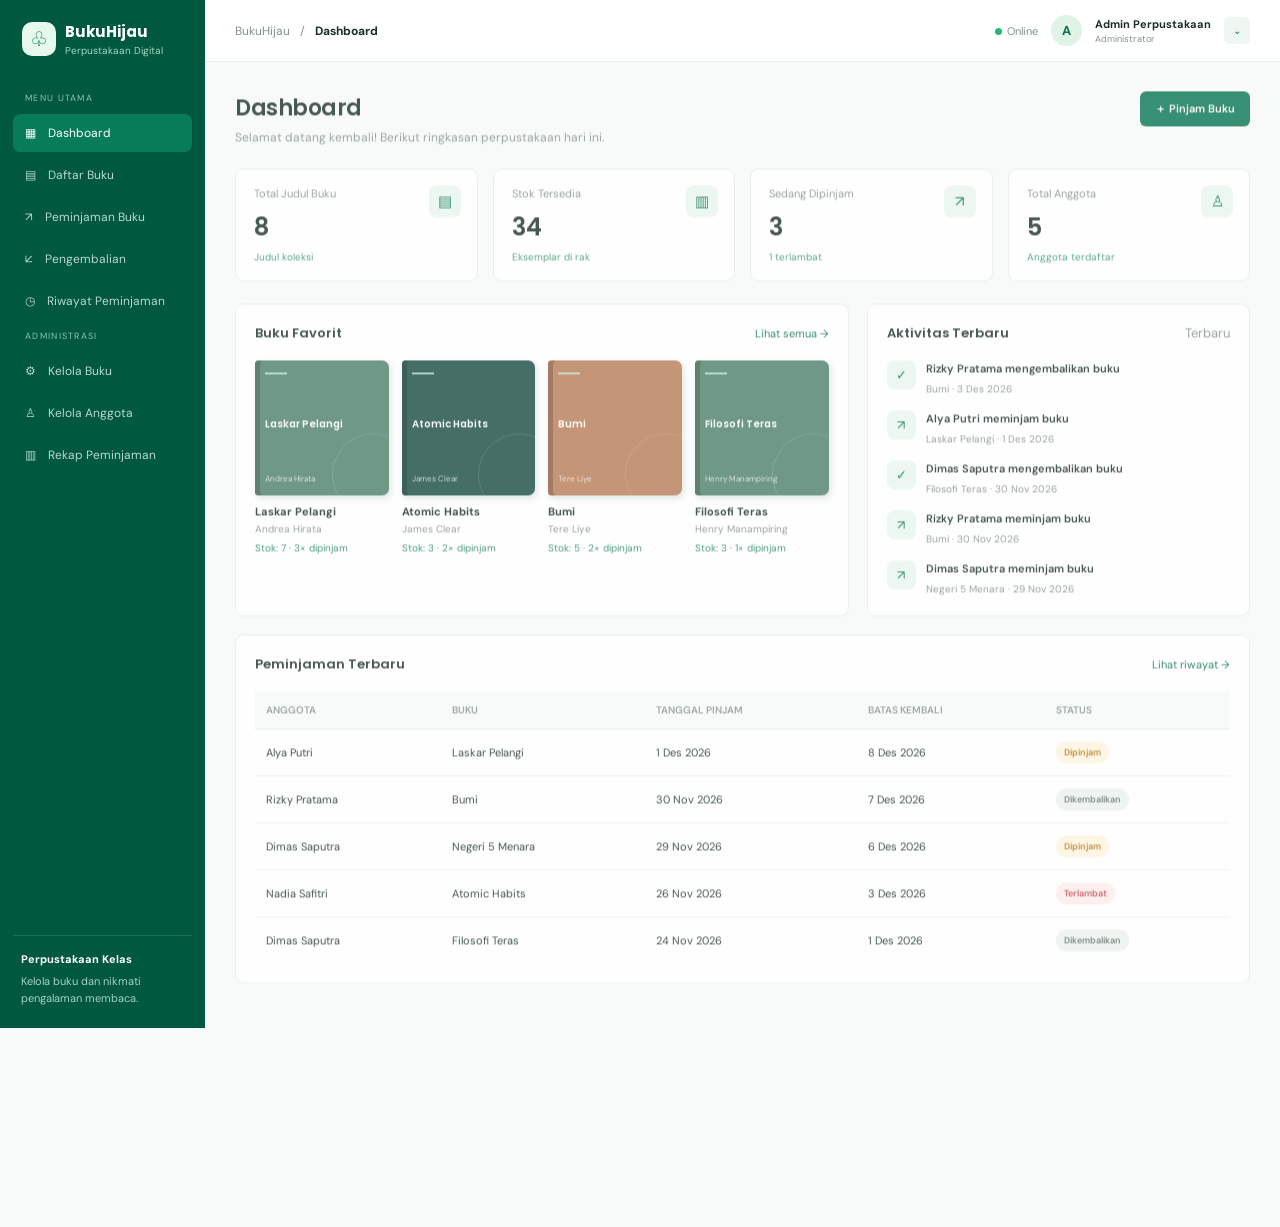
<file: index.html>
<!DOCTYPE html>
<html lang="id"><head><meta charset="UTF-8"><meta http-equiv="refresh" content="0; url=dashboard.html"><title>BukuHijau</title></head><body><a href="dashboard.html">Buka BukuHijau</a></body></html>
</file>
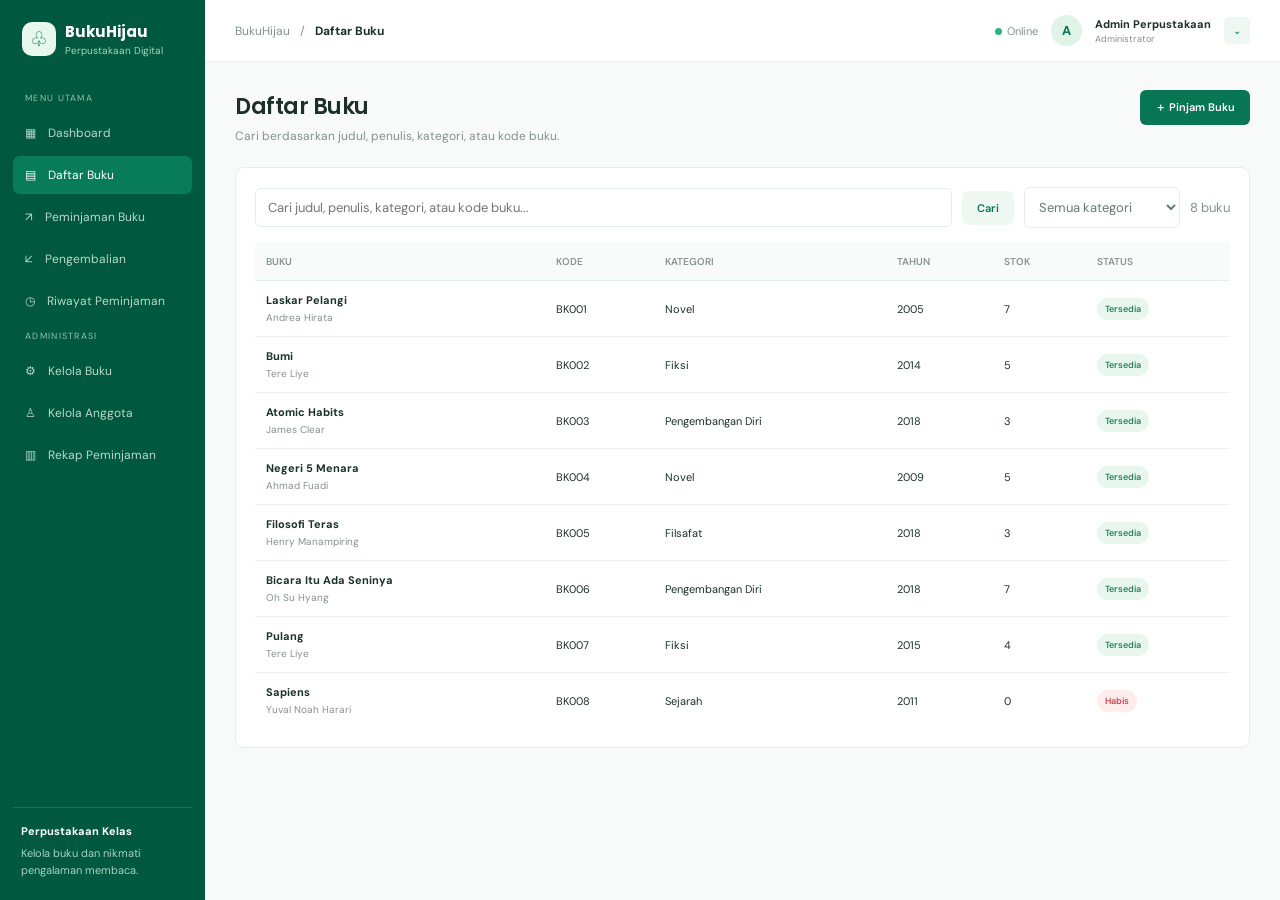
<file: daftar-buku.html>
<!DOCTYPE html>
<html lang="id">
  <head>
    <meta charset="UTF-8">
    <meta name="viewport" content="width=device-width, initial-scale=1.0">
    <title>Daftar Buku - BukuHijau</title>
    <link rel="stylesheet" href="style.css">
  </head>
  <body>
    <div class="app-shell">
      <aside class="sidebar" id="sidebar">
        <div class="brand">
          <div class="brand-mark">♧</div>
          <div>
            <div class="brand-name">BukuHijau</div>
            <small>Perpustakaan Digital</small>
          </div>
        </div>
        <div class="nav-label">Menu utama</div>
        <a href="dashboard.html" class="nav-link">▦ <span>Dashboard</span></a>
        <a href="daftar-buku.html" class="nav-link active">▤ <span>Daftar Buku</span></a>
        <a href="peminjaman.html" class="nav-link">↗ <span>Peminjaman Buku</span></a>
        <a href="pengembalian.html" class="nav-link">↙ <span>Pengembalian</span></a>
        <a href="riwayat.html" class="nav-link">◷ <span>Riwayat Peminjaman</span></a>
        <div class="nav-label">Administrasi</div>
        <a href="kelola-buku.html" class="nav-link">⚙ <span>Kelola Buku</span></a>
        <a href="kelola-anggota.html" class="nav-link">♙ <span>Kelola Anggota</span></a>
        <a href="rekap.html" class="nav-link">▥ <span>Rekap Peminjaman</span></a>
        <div class="sidebar-bottom">
          <strong>Perpustakaan Kelas</strong>
          Kelola buku dan nikmati pengalaman membaca.
        </div>
      </aside>

      <main class="main">
        <header class="topbar">
          <button class="menu-toggle" id="menuToggle" aria-label="Buka menu">☰</button>
          <div class="crumb">BukuHijau <span>/</span> <strong id="breadcrumb">Daftar Buku</strong></div>
          <div class="top-actions">
            <span class="online-label"><i></i>Online</span>
            <div class="avatar">A</div>
            <div class="user-meta">
              <strong>Admin Perpustakaan</strong>
              <small>Administrator</small>
            </div>
            <button class="icon-btn" id="profileBtn" aria-label="Menu profil">⌄</button>
            <div class="profile-pop hidden" id="profilePop">
              <a href="dashboard.html" class="pop-link">Dashboard</a>
              <button id="aboutBtn">Tentang BukuHijau</button>
              <button id="resetBtn">Reset data contoh</button>
            </div>
          </div>
        </header>

        <div class="content">
          <section class="page active" id="page-books" data-title="Daftar Buku">
            <div class="page-heading">
              <div>
                <h1>Daftar Buku</h1>
                <p>Cari berdasarkan judul, penulis, kategori, atau kode buku.</p>
              </div>
              <a class="btn btn-primary" href="peminjaman.html">＋ Pinjam Buku</a>
            </div>
            <section class="panel">
              <div class="table-toolbar">
                <input class="search-input" id="bookSearch" placeholder="Cari judul, penulis, kategori, atau kode buku..." aria-label="Cari buku">
                <button class="btn btn-light search-btn" id="bookSearchBtn" type="button">Cari</button>
                <select class="filter" id="bookCategory" aria-label="Filter kategori"></select>
                <span class="muted" id="bookCount"></span>
              </div>
              <div class="table-wrap">
                <table>
                  <thead>
                    <tr><th>BUKU</th><th>KODE</th><th>KATEGORI</th><th>TAHUN</th><th>STOK</th><th>STATUS</th></tr>
                  </thead>
                  <tbody id="bookBody"></tbody>
                </table>
              </div>
            </section>
          </section>
        </div>
      </main>
    </div>

    <!-- Modal informasi / konfirmasi -->
    <div class="modal-backdrop hidden" id="modal">
      <div class="modal">
        <button class="modal-close" id="modalClose" aria-label="Tutup">×</button>
        <div class="modal-icon">♧</div>
        <h2 id="modalTitle">Informasi</h2>
        <p id="modalText"></p>
        <div class="modal-actions">
          <button class="btn btn-outline hidden" id="modalCancel">Batal</button>
          <button class="btn btn-primary" id="modalOk">Mengerti</button>
        </div>
      </div>
    </div>

    <!-- Modal formulir (tambah/ubah) -->
    <div class="modal-backdrop hidden" id="formModal">
      <div class="modal form-modal">
        <button class="modal-close" id="formClose" aria-label="Tutup">×</button>
        <h2 id="formTitle">Formulir</h2>
        <form id="modalForm" novalidate>
          <div class="form-grid" id="formFields"></div>
          <div class="form-error" id="formError" role="alert"></div>
          <div class="modal-actions">
            <button class="btn btn-outline" type="button" id="formCancel">Batal</button>
            <button class="btn btn-primary" type="submit" id="formSubmit">Simpan</button>
          </div>
        </form>
      </div>
    </div>

    <div class="toast hidden" id="toast"></div>
    <script src="script.js"></script>
  </body>
</html>
</file>
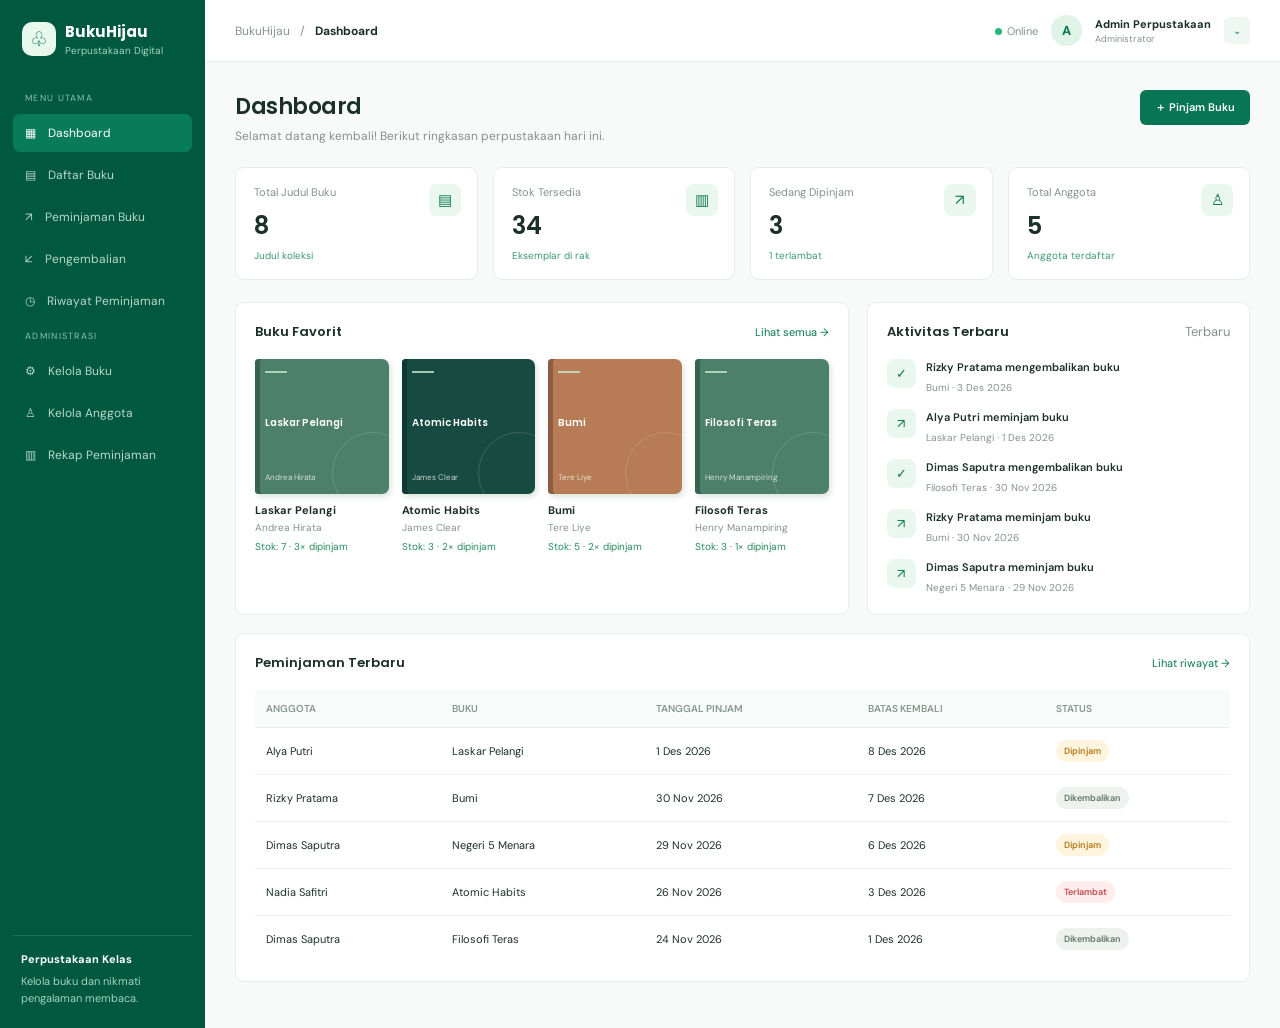
<file: dashboard.html>
<!DOCTYPE html>
<html lang="id">
  <head>
    <meta charset="UTF-8">
    <meta name="viewport" content="width=device-width, initial-scale=1.0">
    <title>Dashboard - BukuHijau</title>
    <link rel="stylesheet" href="style.css">
  </head>
  <body>
    <div class="app-shell">
      <aside class="sidebar" id="sidebar">
        <div class="brand">
          <div class="brand-mark">♧</div>
          <div>
            <div class="brand-name">BukuHijau</div>
            <small>Perpustakaan Digital</small>
          </div>
        </div>
        <div class="nav-label">Menu utama</div>
        <a href="dashboard.html" class="nav-link active">▦ <span>Dashboard</span></a>
        <a href="daftar-buku.html" class="nav-link">▤ <span>Daftar Buku</span></a>
        <a href="peminjaman.html" class="nav-link">↗ <span>Peminjaman Buku</span></a>
        <a href="pengembalian.html" class="nav-link">↙ <span>Pengembalian</span></a>
        <a href="riwayat.html" class="nav-link">◷ <span>Riwayat Peminjaman</span></a>
        <div class="nav-label">Administrasi</div>
        <a href="kelola-buku.html" class="nav-link">⚙ <span>Kelola Buku</span></a>
        <a href="kelola-anggota.html" class="nav-link">♙ <span>Kelola Anggota</span></a>
        <a href="rekap.html" class="nav-link">▥ <span>Rekap Peminjaman</span></a>
        <div class="sidebar-bottom">
          <strong>Perpustakaan Kelas</strong>
          Kelola buku dan nikmati pengalaman membaca.
        </div>
      </aside>

      <main class="main">
        <header class="topbar">
          <button class="menu-toggle" id="menuToggle" aria-label="Buka menu">☰</button>
          <div class="crumb">BukuHijau <span>/</span> <strong id="breadcrumb">Dashboard</strong></div>
          <div class="top-actions">
            <span class="online-label"><i></i>Online</span>
            <div class="avatar">A</div>
            <div class="user-meta">
              <strong>Admin Perpustakaan</strong>
              <small>Administrator</small>
            </div>
            <button class="icon-btn" id="profileBtn" aria-label="Menu profil">⌄</button>
            <div class="profile-pop hidden" id="profilePop">
              <a href="dashboard.html" class="pop-link">Dashboard</a>
              <button id="aboutBtn">Tentang BukuHijau</button>
              <button id="resetBtn">Reset data contoh</button>
            </div>
          </div>
        </header>

        <div class="content">
          <section class="page active" id="page-dashboard" data-title="Dashboard">
            <div class="page-heading">
              <div>
                <h1>Dashboard</h1>
                <p>Selamat datang kembali! Berikut ringkasan perpustakaan hari ini.</p>
              </div>
              <a class="btn btn-primary" href="peminjaman.html">＋ Pinjam Buku</a>
            </div>
            <div class="stats">
              <div class="stat-card">
                <div class="stat-icon">▤</div>
                <div class="stat-label">Total Judul Buku</div>
                <div class="stat-value" id="stTitles">0</div>
                <div class="stat-note">Judul koleksi</div>
              </div>
              <div class="stat-card">
                <div class="stat-icon">▥</div>
                <div class="stat-label">Stok Tersedia</div>
                <div class="stat-value" id="stStock">0</div>
                <div class="stat-note">Eksemplar di rak</div>
              </div>
              <div class="stat-card">
                <div class="stat-icon">↗</div>
                <div class="stat-label">Sedang Dipinjam</div>
                <div class="stat-value" id="stActive">0</div>
                <div class="stat-note" id="stActiveNote">Transaksi aktif</div>
              </div>
              <div class="stat-card">
                <div class="stat-icon">♙</div>
                <div class="stat-label">Total Anggota</div>
                <div class="stat-value" id="stMembers">0</div>
                <div class="stat-note">Anggota terdaftar</div>
              </div>
            </div>
            <div class="grid-main">
              <section class="panel">
                <div class="panel-head">
                  <h2>Buku Favorit</h2>
                  <a class="text-btn" href="daftar-buku.html">Lihat semua →</a>
                </div>
                <div class="book-grid" id="favGrid"></div>
              </section>
              <section class="panel">
                <div class="panel-head">
                  <h2>Aktivitas Terbaru</h2>
                  <span class="muted">Terbaru</span>
                </div>
                <div class="activity-list" id="activityList"></div>
              </section>
            </div>
            <section class="panel">
              <div class="panel-head">
                <h2>Peminjaman Terbaru</h2>
                <a class="text-btn" href="riwayat.html">Lihat riwayat →</a>
              </div>
              <div class="table-wrap">
                <table>
                  <thead>
                    <tr><th>ANGGOTA</th><th>BUKU</th><th>TANGGAL PINJAM</th><th>BATAS KEMBALI</th><th>STATUS</th></tr>
                  </thead>
                  <tbody id="recentBody"></tbody>
                </table>
              </div>
            </section>
          </section>
        </div>
      </main>
    </div>

    <!-- Modal informasi / konfirmasi -->
    <div class="modal-backdrop hidden" id="modal">
      <div class="modal">
        <button class="modal-close" id="modalClose" aria-label="Tutup">×</button>
        <div class="modal-icon">♧</div>
        <h2 id="modalTitle">Informasi</h2>
        <p id="modalText"></p>
        <div class="modal-actions">
          <button class="btn btn-outline hidden" id="modalCancel">Batal</button>
          <button class="btn btn-primary" id="modalOk">Mengerti</button>
        </div>
      </div>
    </div>

    <!-- Modal formulir (tambah/ubah) -->
    <div class="modal-backdrop hidden" id="formModal">
      <div class="modal form-modal">
        <button class="modal-close" id="formClose" aria-label="Tutup">×</button>
        <h2 id="formTitle">Formulir</h2>
        <form id="modalForm" novalidate>
          <div class="form-grid" id="formFields"></div>
          <div class="form-error" id="formError" role="alert"></div>
          <div class="modal-actions">
            <button class="btn btn-outline" type="button" id="formCancel">Batal</button>
            <button class="btn btn-primary" type="submit" id="formSubmit">Simpan</button>
          </div>
        </form>
      </div>
    </div>

    <div class="toast hidden" id="toast"></div>
    <script src="script.js"></script>
  </body>
</html>
</file>
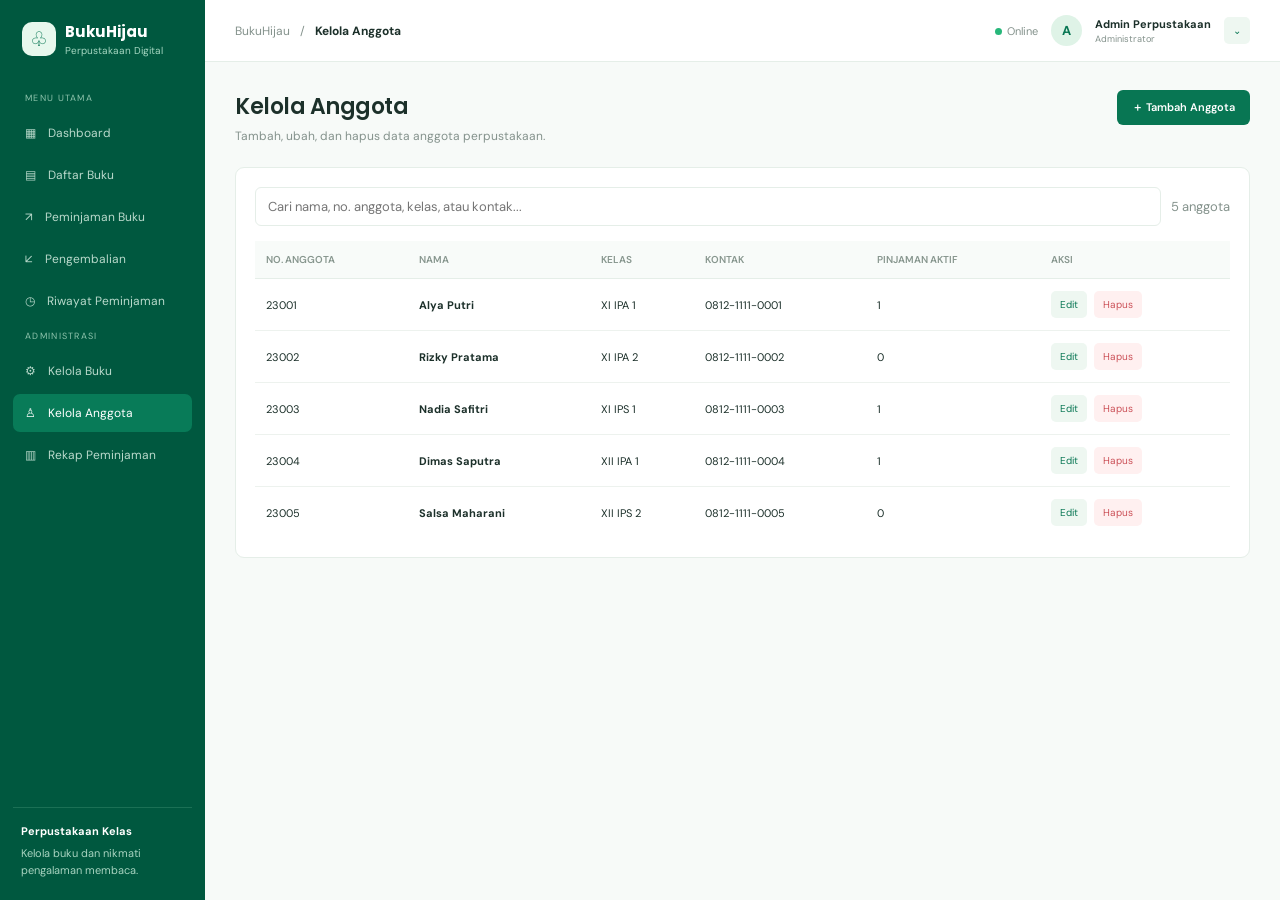
<file: kelola-anggota.html>
<!DOCTYPE html>
<html lang="id">
  <head>
    <meta charset="UTF-8">
    <meta name="viewport" content="width=device-width, initial-scale=1.0">
    <title>Kelola Anggota - BukuHijau</title>
    <link rel="stylesheet" href="style.css">
  </head>
  <body>
    <div class="app-shell">
      <aside class="sidebar" id="sidebar">
        <div class="brand">
          <div class="brand-mark">♧</div>
          <div>
            <div class="brand-name">BukuHijau</div>
            <small>Perpustakaan Digital</small>
          </div>
        </div>
        <div class="nav-label">Menu utama</div>
        <a href="dashboard.html" class="nav-link">▦ <span>Dashboard</span></a>
        <a href="daftar-buku.html" class="nav-link">▤ <span>Daftar Buku</span></a>
        <a href="peminjaman.html" class="nav-link">↗ <span>Peminjaman Buku</span></a>
        <a href="pengembalian.html" class="nav-link">↙ <span>Pengembalian</span></a>
        <a href="riwayat.html" class="nav-link">◷ <span>Riwayat Peminjaman</span></a>
        <div class="nav-label">Administrasi</div>
        <a href="kelola-buku.html" class="nav-link">⚙ <span>Kelola Buku</span></a>
        <a href="kelola-anggota.html" class="nav-link active">♙ <span>Kelola Anggota</span></a>
        <a href="rekap.html" class="nav-link">▥ <span>Rekap Peminjaman</span></a>
        <div class="sidebar-bottom">
          <strong>Perpustakaan Kelas</strong>
          Kelola buku dan nikmati pengalaman membaca.
        </div>
      </aside>

      <main class="main">
        <header class="topbar">
          <button class="menu-toggle" id="menuToggle" aria-label="Buka menu">☰</button>
          <div class="crumb">BukuHijau <span>/</span> <strong id="breadcrumb">Kelola Anggota</strong></div>
          <div class="top-actions">
            <span class="online-label"><i></i>Online</span>
            <div class="avatar">A</div>
            <div class="user-meta">
              <strong>Admin Perpustakaan</strong>
              <small>Administrator</small>
            </div>
            <button class="icon-btn" id="profileBtn" aria-label="Menu profil">⌄</button>
            <div class="profile-pop hidden" id="profilePop">
              <a href="dashboard.html" class="pop-link">Dashboard</a>
              <button id="aboutBtn">Tentang BukuHijau</button>
              <button id="resetBtn">Reset data contoh</button>
            </div>
          </div>
        </header>

        <div class="content">
          <section class="page active" id="page-members" data-title="Kelola Anggota">
            <div class="page-heading">
              <div>
                <h1>Kelola Anggota</h1>
                <p>Tambah, ubah, dan hapus data anggota perpustakaan.</p>
              </div>
              <button class="btn btn-primary" id="addMemberBtn">＋ Tambah Anggota</button>
            </div>
            <section class="panel">
              <div class="table-toolbar">
                <input class="search-input" id="memberSearch" placeholder="Cari nama, no. anggota, kelas, atau kontak..." aria-label="Cari anggota">
                <span class="muted" id="memberCount"></span>
              </div>
              <div class="table-wrap">
                <table>
                  <thead>
                    <tr><th>NO. ANGGOTA</th><th>NAMA</th><th>KELAS</th><th>KONTAK</th><th>PINJAMAN AKTIF</th><th>AKSI</th></tr>
                  </thead>
                  <tbody id="memberBody"></tbody>
                </table>
              </div>
            </section>
          </section>
        </div>
      </main>
    </div>

    <!-- Modal informasi / konfirmasi -->
    <div class="modal-backdrop hidden" id="modal">
      <div class="modal">
        <button class="modal-close" id="modalClose" aria-label="Tutup">×</button>
        <div class="modal-icon">♧</div>
        <h2 id="modalTitle">Informasi</h2>
        <p id="modalText"></p>
        <div class="modal-actions">
          <button class="btn btn-outline hidden" id="modalCancel">Batal</button>
          <button class="btn btn-primary" id="modalOk">Mengerti</button>
        </div>
      </div>
    </div>

    <!-- Modal formulir (tambah/ubah) -->
    <div class="modal-backdrop hidden" id="formModal">
      <div class="modal form-modal">
        <button class="modal-close" id="formClose" aria-label="Tutup">×</button>
        <h2 id="formTitle">Formulir</h2>
        <form id="modalForm" novalidate>
          <div class="form-grid" id="formFields"></div>
          <div class="form-error" id="formError" role="alert"></div>
          <div class="modal-actions">
            <button class="btn btn-outline" type="button" id="formCancel">Batal</button>
            <button class="btn btn-primary" type="submit" id="formSubmit">Simpan</button>
          </div>
        </form>
      </div>
    </div>

    <div class="toast hidden" id="toast"></div>
    <script src="script.js"></script>
  </body>
</html>
</file>
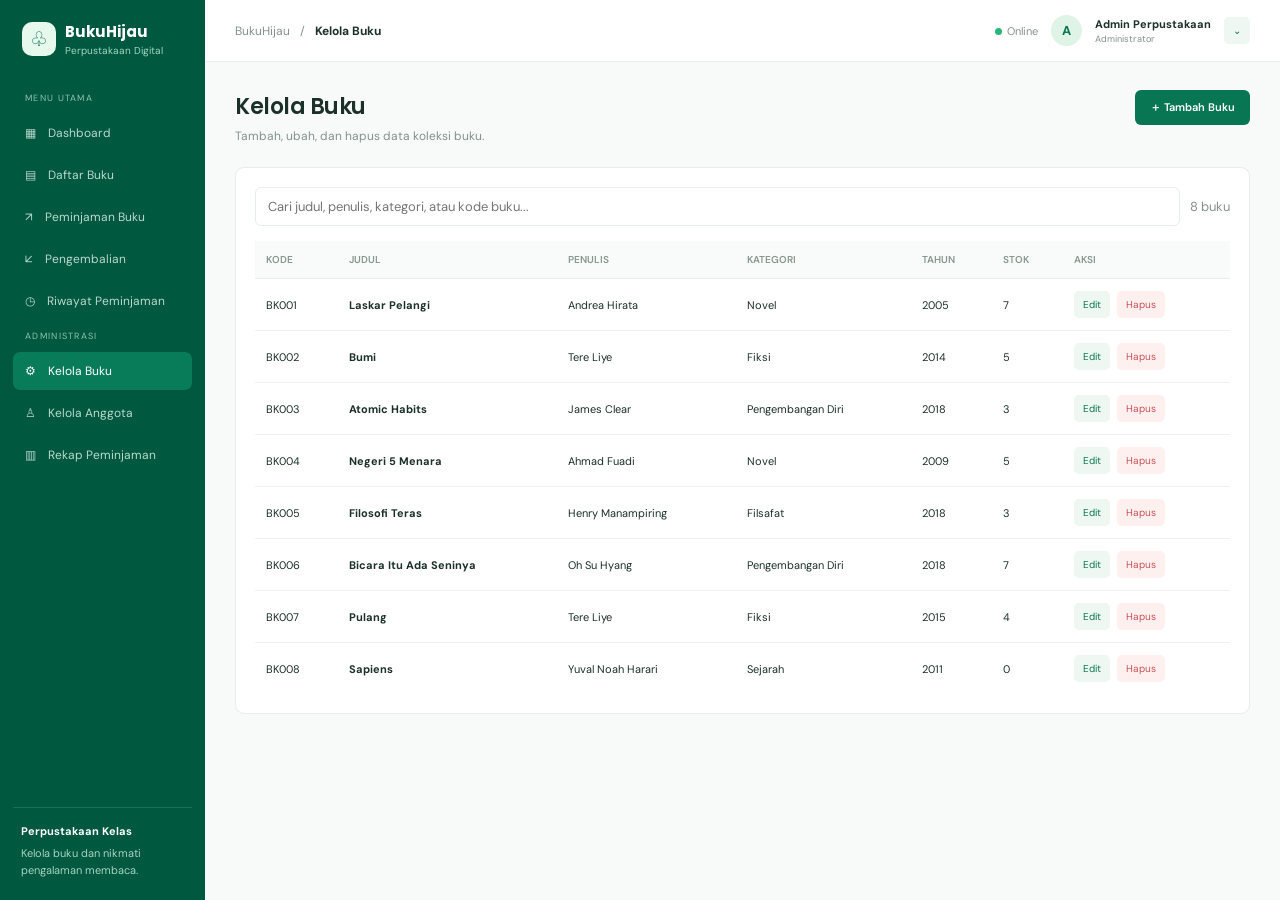
<file: kelola-buku.html>
<!DOCTYPE html>
<html lang="id">
  <head>
    <meta charset="UTF-8">
    <meta name="viewport" content="width=device-width, initial-scale=1.0">
    <title>Kelola Buku - BukuHijau</title>
    <link rel="stylesheet" href="style.css">
  </head>
  <body>
    <div class="app-shell">
      <aside class="sidebar" id="sidebar">
        <div class="brand">
          <div class="brand-mark">♧</div>
          <div>
            <div class="brand-name">BukuHijau</div>
            <small>Perpustakaan Digital</small>
          </div>
        </div>
        <div class="nav-label">Menu utama</div>
        <a href="dashboard.html" class="nav-link">▦ <span>Dashboard</span></a>
        <a href="daftar-buku.html" class="nav-link">▤ <span>Daftar Buku</span></a>
        <a href="peminjaman.html" class="nav-link">↗ <span>Peminjaman Buku</span></a>
        <a href="pengembalian.html" class="nav-link">↙ <span>Pengembalian</span></a>
        <a href="riwayat.html" class="nav-link">◷ <span>Riwayat Peminjaman</span></a>
        <div class="nav-label">Administrasi</div>
        <a href="kelola-buku.html" class="nav-link active">⚙ <span>Kelola Buku</span></a>
        <a href="kelola-anggota.html" class="nav-link">♙ <span>Kelola Anggota</span></a>
        <a href="rekap.html" class="nav-link">▥ <span>Rekap Peminjaman</span></a>
        <div class="sidebar-bottom">
          <strong>Perpustakaan Kelas</strong>
          Kelola buku dan nikmati pengalaman membaca.
        </div>
      </aside>

      <main class="main">
        <header class="topbar">
          <button class="menu-toggle" id="menuToggle" aria-label="Buka menu">☰</button>
          <div class="crumb">BukuHijau <span>/</span> <strong id="breadcrumb">Kelola Buku</strong></div>
          <div class="top-actions">
            <span class="online-label"><i></i>Online</span>
            <div class="avatar">A</div>
            <div class="user-meta">
              <strong>Admin Perpustakaan</strong>
              <small>Administrator</small>
            </div>
            <button class="icon-btn" id="profileBtn" aria-label="Menu profil">⌄</button>
            <div class="profile-pop hidden" id="profilePop">
              <a href="dashboard.html" class="pop-link">Dashboard</a>
              <button id="aboutBtn">Tentang BukuHijau</button>
              <button id="resetBtn">Reset data contoh</button>
            </div>
          </div>
        </header>

        <div class="content">
          <section class="page active" id="page-manage" data-title="Kelola Buku">
            <div class="page-heading">
              <div>
                <h1>Kelola Buku</h1>
                <p>Tambah, ubah, dan hapus data koleksi buku.</p>
              </div>
              <button class="btn btn-primary" id="addBookBtn">＋ Tambah Buku</button>
            </div>
            <section class="panel">
              <div class="table-toolbar">
                <input class="search-input" id="manageSearch" placeholder="Cari judul, penulis, kategori, atau kode buku..." aria-label="Cari di kelola buku">
                <span class="muted" id="manageCount"></span>
              </div>
              <div class="table-wrap">
                <table>
                  <thead>
                    <tr><th>KODE</th><th>JUDUL</th><th>PENULIS</th><th>KATEGORI</th><th>TAHUN</th><th>STOK</th><th>AKSI</th></tr>
                  </thead>
                  <tbody id="manageBody"></tbody>
                </table>
              </div>
            </section>
          </section>
        </div>
      </main>
    </div>

    <!-- Modal informasi / konfirmasi -->
    <div class="modal-backdrop hidden" id="modal">
      <div class="modal">
        <button class="modal-close" id="modalClose" aria-label="Tutup">×</button>
        <div class="modal-icon">♧</div>
        <h2 id="modalTitle">Informasi</h2>
        <p id="modalText"></p>
        <div class="modal-actions">
          <button class="btn btn-outline hidden" id="modalCancel">Batal</button>
          <button class="btn btn-primary" id="modalOk">Mengerti</button>
        </div>
      </div>
    </div>

    <!-- Modal formulir (tambah/ubah) -->
    <div class="modal-backdrop hidden" id="formModal">
      <div class="modal form-modal">
        <button class="modal-close" id="formClose" aria-label="Tutup">×</button>
        <h2 id="formTitle">Formulir</h2>
        <form id="modalForm" novalidate>
          <div class="form-grid" id="formFields"></div>
          <div class="form-error" id="formError" role="alert"></div>
          <div class="modal-actions">
            <button class="btn btn-outline" type="button" id="formCancel">Batal</button>
            <button class="btn btn-primary" type="submit" id="formSubmit">Simpan</button>
          </div>
        </form>
      </div>
    </div>

    <div class="toast hidden" id="toast"></div>
    <script src="script.js"></script>
  </body>
</html>
</file>
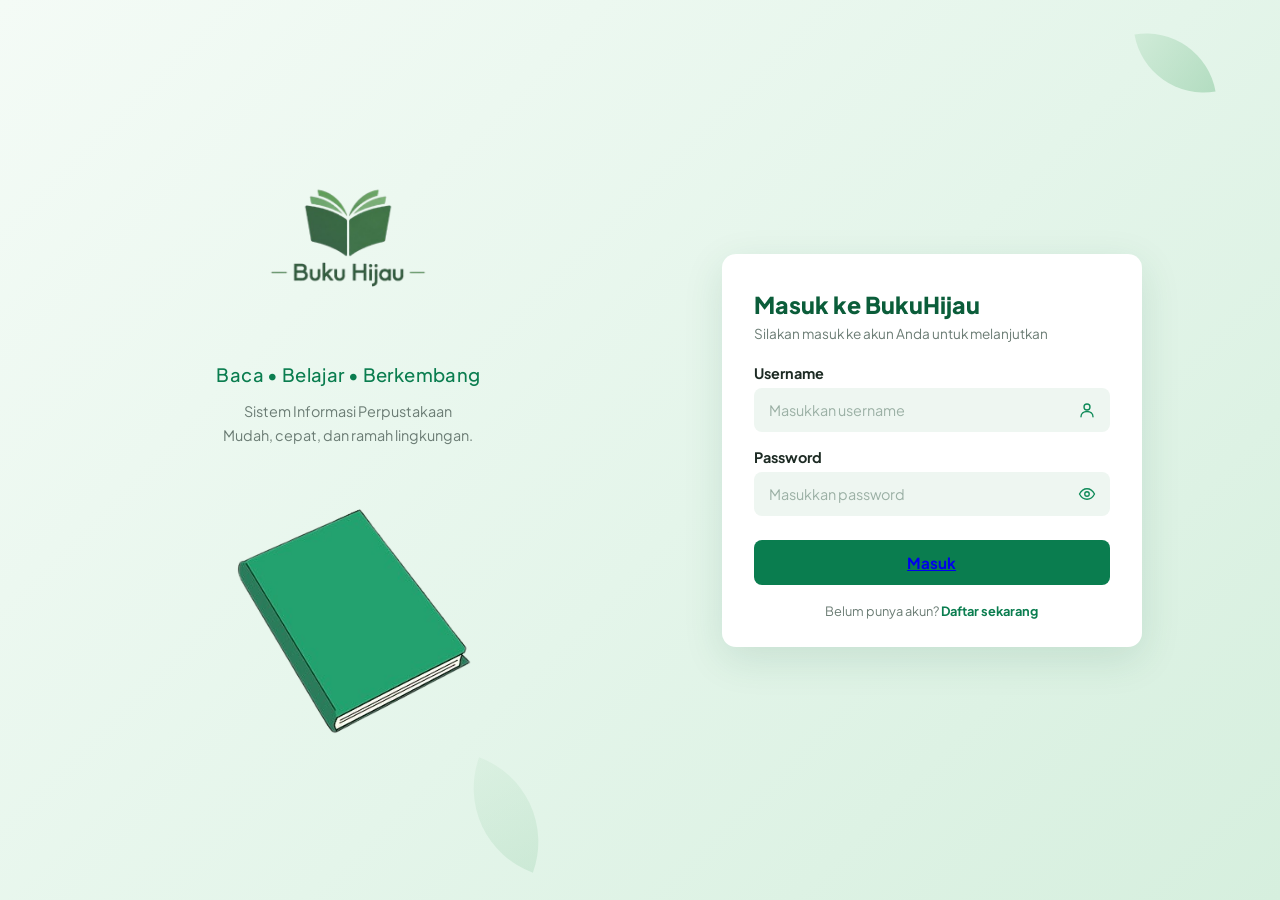
<file: login1.html>
<!DOCTYPE html>
<html lang="id">
<head>
    <meta charset="UTF-8">
    <meta name="viewport" content="width=device-width, initial-scale=1.0">
    <title>Masuk - BukuHijau</title>
    <link rel="preconnect" href="https://fonts.googleapis.com">
    <link rel="preconnect" href="https://fonts.gstatic.com" crossorigin>
    <link href="https://fonts.googleapis.com/css2?family=Plus+Jakarta+Sans:wght@400;500;600;700;800&display=swap" rel="stylesheet">
    <link rel="stylesheet" href="cc_login.css">
</head>
<body>
    <div class="page">

        <!-- KIRI: branding -->
        <section class="brand">
            <img src="buku_hijau_logo-removebg-preview.png" alt="Logo BukuHijau" class="logo">
            <p class="tagline">Baca &bull; Belajar &bull; Berkembang</p>
            <p class="desc">Sistem Informasi Perpustakaan<br>Mudah, cepat, dan ramah lingkungan.</p>
            <img src="pngtree-green-book-png-image_3423675-removebg-preview.png" alt="Ilustrasi tumpukan buku" class="gambar">
        </section>

        <!-- KANAN: form login -->
        <main class="card">
            <form id="form" novalidate>
                <h1>Masuk ke BukuHijau</h1>
                <p class="sub">Silakan masuk ke akun Anda untuk melanjutkan</p>

                <div class="field">
                    <label for="username">Username</label>
                    <div class="input-wrap">
                        <input type="text" id="username" name="username" placeholder="Masukkan username" autocomplete="username" required>
                        <svg class="icon" viewBox="0 0 24 24" aria-hidden="true"><circle cx="12" cy="8" r="4"/><path d="M4 21c0-4.4 3.6-7 8-7s8 2.6 8 7"/></svg>
                    </div>
                    <p class="error" id="err-username"></p>
                </div>

                <div class="field">
                    <label for="password">Password</label>
                    <div class="input-wrap">
                        <input type="password" id="password" name="password" placeholder="Masukkan password" autocomplete="current-password" required minlength="8">
                        <svg class="icon" viewBox="0 0 24 24" aria-hidden="true"><path d="M2 12s3.6-7 10-7 10 7 10 7-3.6 7-10 7S2 12 2 12Z"/><circle cx="12" cy="12" r="3"/></svg>
                    </div>
                    <p class="error" id="err-password"></p>
                </div>

                <button type="submit" class="button"><a href="index.html">Masuk</a></button>

                <p class="login">Belum punya akun? <a href="registrasi.html">Daftar sekarang</a></p>
            </form>
        </main>

    </div>
    <script src="script3.js"></script>
</body>
</html>
</file>
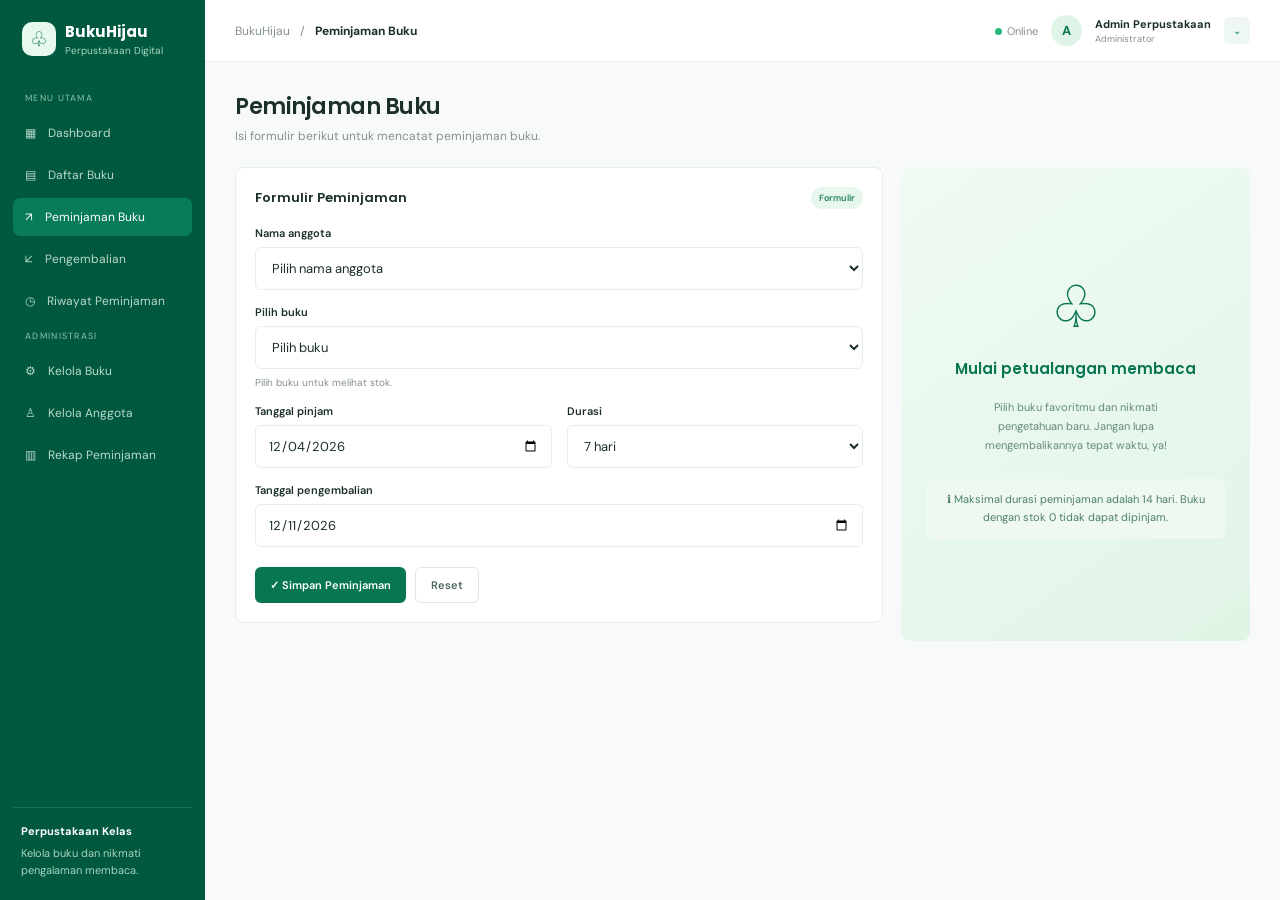
<file: peminjaman.html>
<!DOCTYPE html>
<html lang="id">
  <head>
    <meta charset="UTF-8">
    <meta name="viewport" content="width=device-width, initial-scale=1.0">
    <title>Peminjaman Buku - BukuHijau</title>
    <link rel="stylesheet" href="style.css">
  </head>
  <body>
    <div class="app-shell">
      <aside class="sidebar" id="sidebar">
        <div class="brand">
          <div class="brand-mark">♧</div>
          <div>
            <div class="brand-name">BukuHijau</div>
            <small>Perpustakaan Digital</small>
          </div>
        </div>
        <div class="nav-label">Menu utama</div>
        <a href="dashboard.html" class="nav-link">▦ <span>Dashboard</span></a>
        <a href="daftar-buku.html" class="nav-link">▤ <span>Daftar Buku</span></a>
        <a href="peminjaman.html" class="nav-link active">↗ <span>Peminjaman Buku</span></a>
        <a href="pengembalian.html" class="nav-link">↙ <span>Pengembalian</span></a>
        <a href="riwayat.html" class="nav-link">◷ <span>Riwayat Peminjaman</span></a>
        <div class="nav-label">Administrasi</div>
        <a href="kelola-buku.html" class="nav-link">⚙ <span>Kelola Buku</span></a>
        <a href="kelola-anggota.html" class="nav-link">♙ <span>Kelola Anggota</span></a>
        <a href="rekap.html" class="nav-link">▥ <span>Rekap Peminjaman</span></a>
        <div class="sidebar-bottom">
          <strong>Perpustakaan Kelas</strong>
          Kelola buku dan nikmati pengalaman membaca.
        </div>
      </aside>

      <main class="main">
        <header class="topbar">
          <button class="menu-toggle" id="menuToggle" aria-label="Buka menu">☰</button>
          <div class="crumb">BukuHijau <span>/</span> <strong id="breadcrumb">Peminjaman Buku</strong></div>
          <div class="top-actions">
            <span class="online-label"><i></i>Online</span>
            <div class="avatar">A</div>
            <div class="user-meta">
              <strong>Admin Perpustakaan</strong>
              <small>Administrator</small>
            </div>
            <button class="icon-btn" id="profileBtn" aria-label="Menu profil">⌄</button>
            <div class="profile-pop hidden" id="profilePop">
              <a href="dashboard.html" class="pop-link">Dashboard</a>
              <button id="aboutBtn">Tentang BukuHijau</button>
              <button id="resetBtn">Reset data contoh</button>
            </div>
          </div>
        </header>

        <div class="content">
          <section class="page active" id="page-loan" data-title="Peminjaman Buku">
            <div class="page-heading">
              <div>
                <h1>Peminjaman Buku</h1>
                <p>Isi formulir berikut untuk mencatat peminjaman buku.</p>
              </div>
            </div>
            <div class="form-layout">
              <section class="panel">
                <div class="panel-head">
                  <h2>Formulir Peminjaman</h2>
                  <span class="badge">Formulir</span>
                </div>
                <form id="loanForm" novalidate>
                  <div class="form-grid">
                    <div class="field full">
                      <label for="loanMember">Nama anggota</label>
                      <select id="loanMember"></select>
                    </div>
                    <div class="field full">
                      <label for="loanBook">Pilih buku</label>
                      <select id="loanBook"></select>
                      <small class="field-hint" id="loanStockInfo">Pilih buku untuk melihat stok.</small>
                    </div>
                    <div class="field">
                      <label for="loanDate">Tanggal pinjam</label>
                      <input type="date" id="loanDate">
                    </div>
                    <div class="field">
                      <label for="loanDuration">Durasi</label>
                      <select id="loanDuration">
                        <option value="7">7 hari</option>
                        <option value="3">3 hari</option>
                        <option value="14">14 hari</option>
                      </select>
                    </div>
                    <div class="field full">
                      <label for="loanDue">Tanggal pengembalian</label>
                      <input type="date" id="loanDue">
                    </div>
                  </div>
                  <div class="form-error" id="loanError" role="alert"></div>
                  <div class="form-actions">
                    <button class="btn btn-primary" type="submit">✓ Simpan Peminjaman</button>
                    <button class="btn btn-outline" type="reset" id="loanReset">Reset</button>
                  </div>
                </form>
              </section>
              <aside class="illustration">
                <div class="plant">♧</div>
                <h3>Mulai petualangan membaca</h3>
                <p>Pilih buku favoritmu dan nikmati pengetahuan baru. Jangan lupa mengembalikannya tepat waktu, ya!</p>
                <div class="notice">ℹ Maksimal durasi peminjaman adalah 14 hari. Buku dengan stok 0 tidak dapat dipinjam.</div>
              </aside>
            </div>
          </section>
        </div>
      </main>
    </div>

    <!-- Modal informasi / konfirmasi -->
    <div class="modal-backdrop hidden" id="modal">
      <div class="modal">
        <button class="modal-close" id="modalClose" aria-label="Tutup">×</button>
        <div class="modal-icon">♧</div>
        <h2 id="modalTitle">Informasi</h2>
        <p id="modalText"></p>
        <div class="modal-actions">
          <button class="btn btn-outline hidden" id="modalCancel">Batal</button>
          <button class="btn btn-primary" id="modalOk">Mengerti</button>
        </div>
      </div>
    </div>

    <!-- Modal formulir (tambah/ubah) -->
    <div class="modal-backdrop hidden" id="formModal">
      <div class="modal form-modal">
        <button class="modal-close" id="formClose" aria-label="Tutup">×</button>
        <h2 id="formTitle">Formulir</h2>
        <form id="modalForm" novalidate>
          <div class="form-grid" id="formFields"></div>
          <div class="form-error" id="formError" role="alert"></div>
          <div class="modal-actions">
            <button class="btn btn-outline" type="button" id="formCancel">Batal</button>
            <button class="btn btn-primary" type="submit" id="formSubmit">Simpan</button>
          </div>
        </form>
      </div>
    </div>

    <div class="toast hidden" id="toast"></div>
    <script src="script.js"></script>
  </body>
</html>
</file>
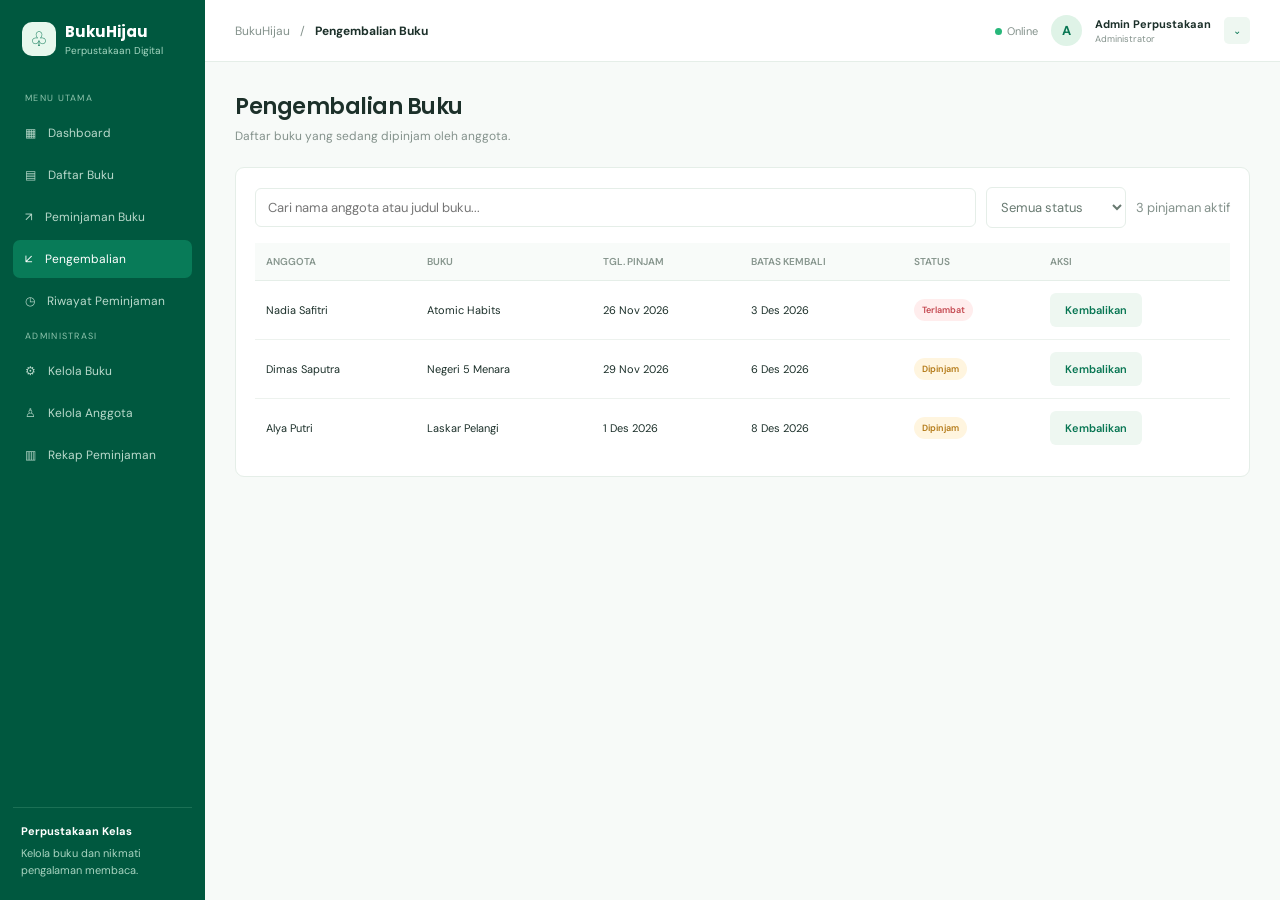
<file: pengembalian.html>
<!DOCTYPE html>
<html lang="id">
  <head>
    <meta charset="UTF-8">
    <meta name="viewport" content="width=device-width, initial-scale=1.0">
    <title>Pengembalian Buku - BukuHijau</title>
    <link rel="stylesheet" href="style.css">
  </head>
  <body>
    <div class="app-shell">
      <aside class="sidebar" id="sidebar">
        <div class="brand">
          <div class="brand-mark">♧</div>
          <div>
            <div class="brand-name">BukuHijau</div>
            <small>Perpustakaan Digital</small>
          </div>
        </div>
        <div class="nav-label">Menu utama</div>
        <a href="dashboard.html" class="nav-link">▦ <span>Dashboard</span></a>
        <a href="daftar-buku.html" class="nav-link">▤ <span>Daftar Buku</span></a>
        <a href="peminjaman.html" class="nav-link">↗ <span>Peminjaman Buku</span></a>
        <a href="pengembalian.html" class="nav-link active">↙ <span>Pengembalian</span></a>
        <a href="riwayat.html" class="nav-link">◷ <span>Riwayat Peminjaman</span></a>
        <div class="nav-label">Administrasi</div>
        <a href="kelola-buku.html" class="nav-link">⚙ <span>Kelola Buku</span></a>
        <a href="kelola-anggota.html" class="nav-link">♙ <span>Kelola Anggota</span></a>
        <a href="rekap.html" class="nav-link">▥ <span>Rekap Peminjaman</span></a>
        <div class="sidebar-bottom">
          <strong>Perpustakaan Kelas</strong>
          Kelola buku dan nikmati pengalaman membaca.
        </div>
      </aside>

      <main class="main">
        <header class="topbar">
          <button class="menu-toggle" id="menuToggle" aria-label="Buka menu">☰</button>
          <div class="crumb">BukuHijau <span>/</span> <strong id="breadcrumb">Pengembalian Buku</strong></div>
          <div class="top-actions">
            <span class="online-label"><i></i>Online</span>
            <div class="avatar">A</div>
            <div class="user-meta">
              <strong>Admin Perpustakaan</strong>
              <small>Administrator</small>
            </div>
            <button class="icon-btn" id="profileBtn" aria-label="Menu profil">⌄</button>
            <div class="profile-pop hidden" id="profilePop">
              <a href="dashboard.html" class="pop-link">Dashboard</a>
              <button id="aboutBtn">Tentang BukuHijau</button>
              <button id="resetBtn">Reset data contoh</button>
            </div>
          </div>
        </header>

        <div class="content">
          <section class="page active" id="page-return" data-title="Pengembalian Buku">
            <div class="page-heading">
              <div>
                <h1>Pengembalian Buku</h1>
                <p>Daftar buku yang sedang dipinjam oleh anggota.</p>
              </div>
            </div>
            <section class="panel">
              <div class="table-toolbar">
                <input class="search-input" id="returnSearch" placeholder="Cari nama anggota atau judul buku..." aria-label="Cari pengembalian">
                <select class="filter" id="returnStatus" aria-label="Filter status pengembalian">
                  <option value="">Semua status</option>
                  <option value="Dipinjam">Dipinjam</option>
                  <option value="Terlambat">Terlambat</option>
                </select>
                <span class="muted" id="returnCount"></span>
              </div>
              <div class="table-wrap">
                <table>
                  <thead>
                    <tr><th>ANGGOTA</th><th>BUKU</th><th>TGL. PINJAM</th><th>BATAS KEMBALI</th><th>STATUS</th><th>AKSI</th></tr>
                  </thead>
                  <tbody id="returnBody"></tbody>
                </table>
              </div>
            </section>
          </section>
        </div>
      </main>
    </div>

    <!-- Modal informasi / konfirmasi -->
    <div class="modal-backdrop hidden" id="modal">
      <div class="modal">
        <button class="modal-close" id="modalClose" aria-label="Tutup">×</button>
        <div class="modal-icon">♧</div>
        <h2 id="modalTitle">Informasi</h2>
        <p id="modalText"></p>
        <div class="modal-actions">
          <button class="btn btn-outline hidden" id="modalCancel">Batal</button>
          <button class="btn btn-primary" id="modalOk">Mengerti</button>
        </div>
      </div>
    </div>

    <!-- Modal formulir (tambah/ubah) -->
    <div class="modal-backdrop hidden" id="formModal">
      <div class="modal form-modal">
        <button class="modal-close" id="formClose" aria-label="Tutup">×</button>
        <h2 id="formTitle">Formulir</h2>
        <form id="modalForm" novalidate>
          <div class="form-grid" id="formFields"></div>
          <div class="form-error" id="formError" role="alert"></div>
          <div class="modal-actions">
            <button class="btn btn-outline" type="button" id="formCancel">Batal</button>
            <button class="btn btn-primary" type="submit" id="formSubmit">Simpan</button>
          </div>
        </form>
      </div>
    </div>

    <div class="toast hidden" id="toast"></div>
    <script src="script.js"></script>
  </body>
</html>
</file>
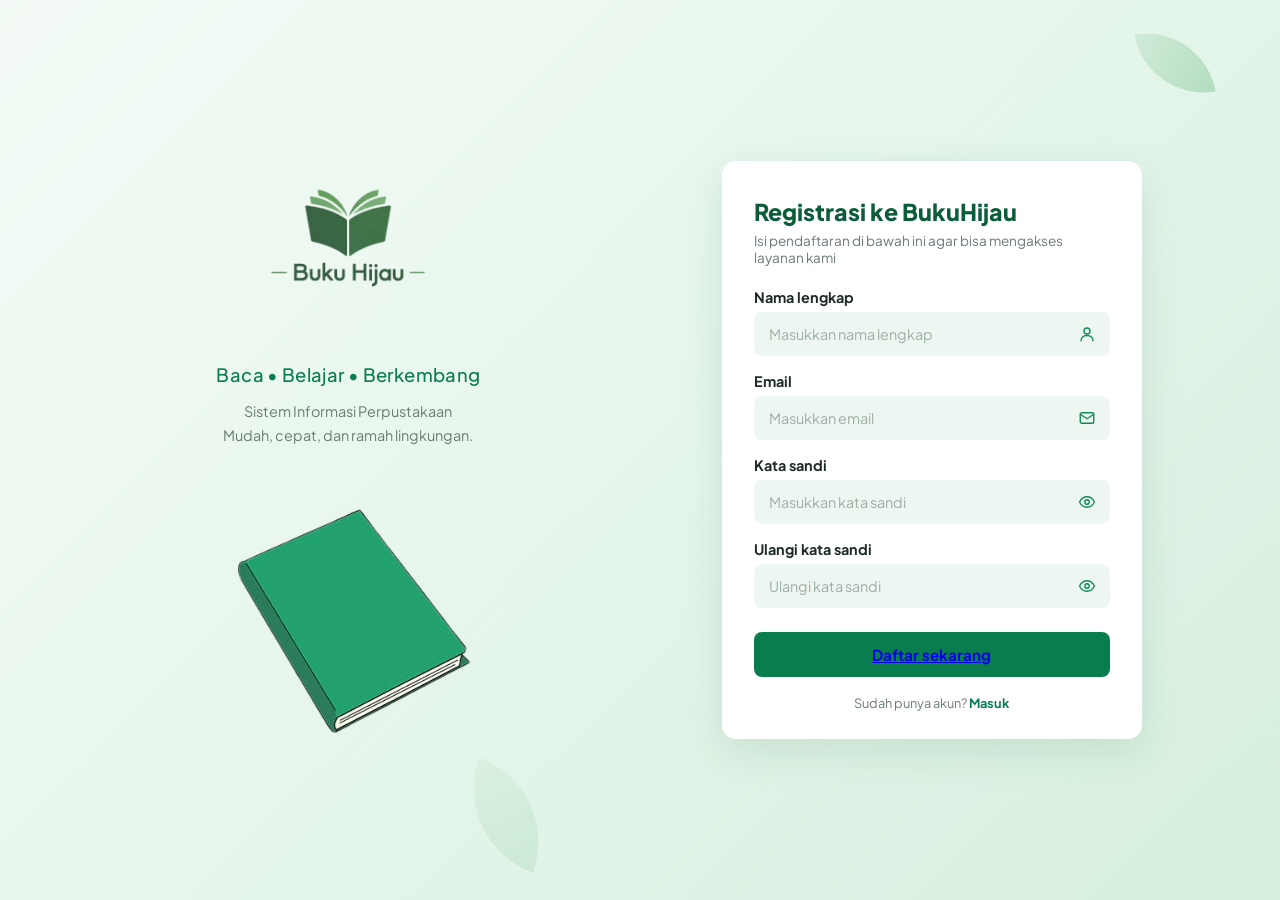
<file: registrasi.html>
<!DOCTYPE html>
<html lang="id">
<head>
    <meta charset="UTF-8">
    <meta name="viewport" content="width=device-width, initial-scale=1.0">
    <title>Registrasi - BukuHijau</title>
    <link rel="preconnect" href="https://fonts.googleapis.com">
    <link rel="preconnect" href="https://fonts.gstatic.com" crossorigin>
    <link href="https://fonts.googleapis.com/css2?family=Plus+Jakarta+Sans:wght@400;500;600;700;800&display=swap" rel="stylesheet">
    <link rel="stylesheet" href="cc_login.css">
</head>
<body>
    <div class="page">

        <!-- KIRI: branding -->
        <section class="brand">
            <img src="buku_hijau_logo-removebg-preview.png" alt="Logo BukuHijau" class="logo">
            <p class="tagline">Baca &bull; Belajar &bull; Berkembang</p>
            <p class="desc">Sistem Informasi Perpustakaan<br>Mudah, cepat, dan ramah lingkungan.</p>
            <img src="pngtree-green-book-png-image_3423675-removebg-preview.png" alt="Ilustrasi tumpukan buku" class="gambar">
        </section>

        <!-- KANAN: form registrasi -->
        <main class="card">
            <form id="form" novalidate>
                <h1>Registrasi ke BukuHijau</h1>
                <p class="sub">Isi pendaftaran di bawah ini agar bisa mengakses layanan kami</p>

                <div class="field">
                    <label for="nama">Nama lengkap</label>
                    <div class="input-wrap">
                        <input type="text" id="nama" name="nama" placeholder="Masukkan nama lengkap" autocomplete="name" required>
                        <svg class="icon" viewBox="0 0 24 24" aria-hidden="true"><circle cx="12" cy="8" r="4"/><path d="M4 21c0-4.4 3.6-7 8-7s8 2.6 8 7"/></svg>
                    </div>
                    <p class="error" id="err-nama"></p>
                </div>

                <div class="field">
                    <label for="email">Email</label>
                    <div class="input-wrap">
                        <input type="email" id="email" name="email" placeholder="Masukkan email" autocomplete="email" required>
                        <svg class="icon" viewBox="0 0 24 24" aria-hidden="true"><rect x="3" y="5" width="18" height="14" rx="2"/><path d="m3 7 9 6 9-6"/></svg>
                    </div>
                    <p class="error" id="err-email"></p>
                </div>

                <div class="field">
                    <label for="password">Kata sandi</label>
                    <div class="input-wrap">
                        <input type="password" id="password" name="password" placeholder="Masukkan kata sandi" autocomplete="new-password" required minlength="8">
                        <svg class="icon" viewBox="0 0 24 24" aria-hidden="true"><path d="M2 12s3.6-7 10-7 10 7 10 7-3.6 7-10 7S2 12 2 12Z"/><circle cx="12" cy="12" r="3"/></svg>
                    </div>
                    <p class="error" id="err-password"></p>
                </div>

                <div class="field">
                    <label for="konfirmasi">Ulangi kata sandi</label>
                    <div class="input-wrap">
                        <input type="password" id="konfirmasi" name="konfirmasi" placeholder="Ulangi kata sandi" autocomplete="new-password" required minlength="8">
                        <svg class="icon" viewBox="0 0 24 24" aria-hidden="true"><path d="M2 12s3.6-7 10-7 10 7 10 7-3.6 7-10 7S2 12 2 12Z"/><circle cx="12" cy="12" r="3"/></svg>
                    </div>
                    <p class="error" id="err-konfirmasi"></p>
                </div>

                <button type="submit" class="button"><a href="index.html">Daftar sekarang</a></button>
                <div class="success" id="success" role="status">Pendaftaran berhasil. Silakan cek email Anda.</div>

                <p class="login">Sudah punya akun? <a href="login1.html">Masuk</a></p>
            </form>
        </main>
    </div>
    <script src="script2.js"></script>
</bodykan besok besok libur
</html>
</file>
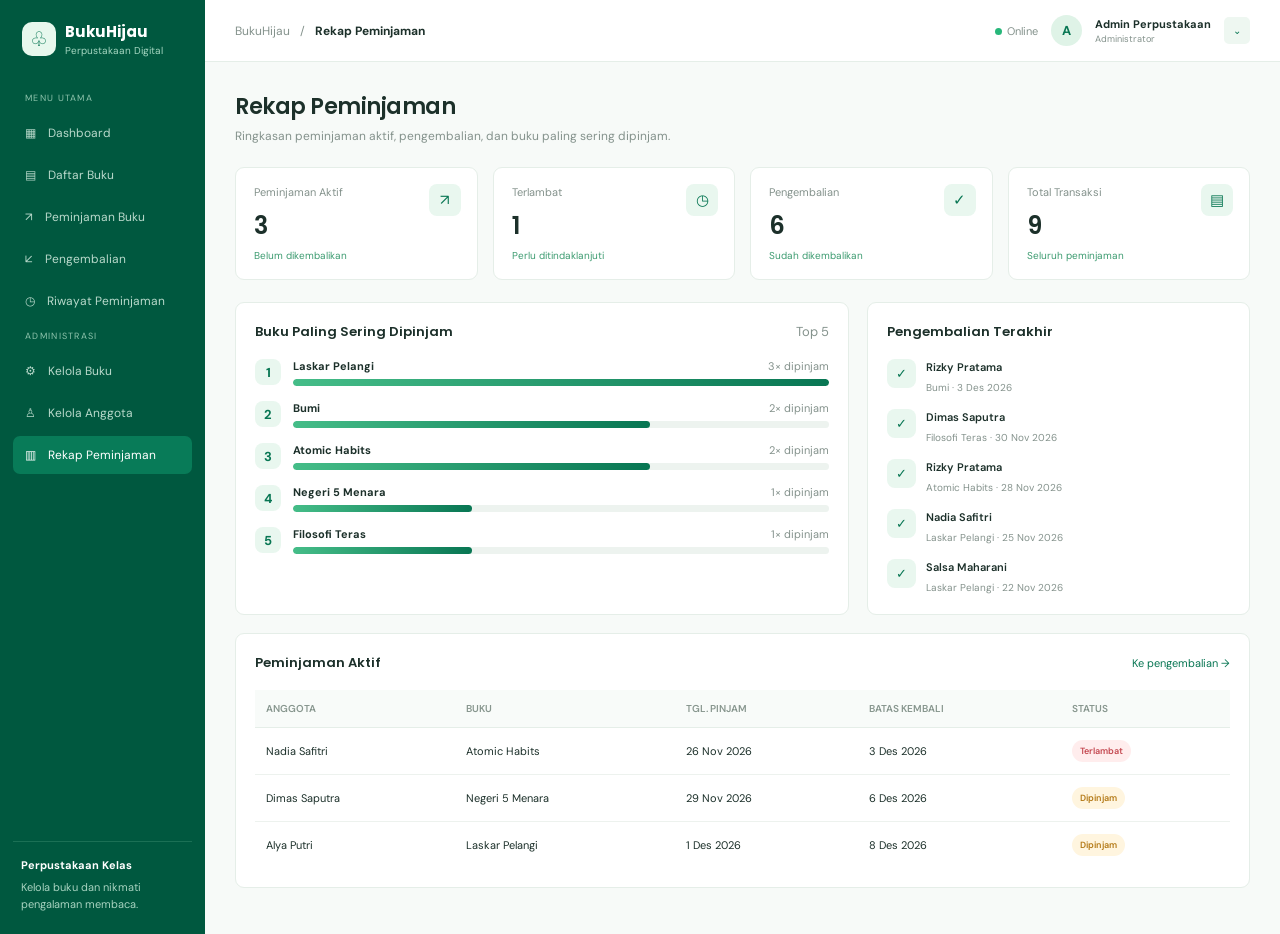
<file: rekap.html>
<!DOCTYPE html>
<html lang="id">
  <head>
    <meta charset="UTF-8">
    <meta name="viewport" content="width=device-width, initial-scale=1.0">
    <title>Rekap Peminjaman - BukuHijau</title>
    <link rel="stylesheet" href="style.css">
  </head>
  <body>
    <div class="app-shell">
      <aside class="sidebar" id="sidebar">
        <div class="brand">
          <div class="brand-mark">♧</div>
          <div>
            <div class="brand-name">BukuHijau</div>
            <small>Perpustakaan Digital</small>
          </div>
        </div>
        <div class="nav-label">Menu utama</div>
        <a href="dashboard.html" class="nav-link">▦ <span>Dashboard</span></a>
        <a href="daftar-buku.html" class="nav-link">▤ <span>Daftar Buku</span></a>
        <a href="peminjaman.html" class="nav-link">↗ <span>Peminjaman Buku</span></a>
        <a href="pengembalian.html" class="nav-link">↙ <span>Pengembalian</span></a>
        <a href="riwayat.html" class="nav-link">◷ <span>Riwayat Peminjaman</span></a>
        <div class="nav-label">Administrasi</div>
        <a href="kelola-buku.html" class="nav-link">⚙ <span>Kelola Buku</span></a>
        <a href="kelola-anggota.html" class="nav-link">♙ <span>Kelola Anggota</span></a>
        <a href="rekap.html" class="nav-link active">▥ <span>Rekap Peminjaman</span></a>
        <div class="sidebar-bottom">
          <strong>Perpustakaan Kelas</strong>
          Kelola buku dan nikmati pengalaman membaca.
        </div>
      </aside>

      <main class="main">
        <header class="topbar">
          <button class="menu-toggle" id="menuToggle" aria-label="Buka menu">☰</button>
          <div class="crumb">BukuHijau <span>/</span> <strong id="breadcrumb">Rekap Peminjaman</strong></div>
          <div class="top-actions">
            <span class="online-label"><i></i>Online</span>
            <div class="avatar">A</div>
            <div class="user-meta">
              <strong>Admin Perpustakaan</strong>
              <small>Administrator</small>
            </div>
            <button class="icon-btn" id="profileBtn" aria-label="Menu profil">⌄</button>
            <div class="profile-pop hidden" id="profilePop">
              <a href="dashboard.html" class="pop-link">Dashboard</a>
              <button id="aboutBtn">Tentang BukuHijau</button>
              <button id="resetBtn">Reset data contoh</button>
            </div>
          </div>
        </header>

        <div class="content">
          <section class="page active" id="page-recap" data-title="Rekap Peminjaman">
            <div class="page-heading">
              <div>
                <h1>Rekap Peminjaman</h1>
                <p>Ringkasan peminjaman aktif, pengembalian, dan buku paling sering dipinjam.</p>
              </div>
            </div>
            <div class="stats">
              <div class="stat-card">
                <div class="stat-icon">↗</div>
                <div class="stat-label">Peminjaman Aktif</div>
                <div class="stat-value" id="rcActive">0</div>
                <div class="stat-note">Belum dikembalikan</div>
              </div>
              <div class="stat-card">
                <div class="stat-icon">◷</div>
                <div class="stat-label">Terlambat</div>
                <div class="stat-value" id="rcLate">0</div>
                <div class="stat-note">Perlu ditindaklanjuti</div>
              </div>
              <div class="stat-card">
                <div class="stat-icon">✓</div>
                <div class="stat-label">Pengembalian</div>
                <div class="stat-value" id="rcReturned">0</div>
                <div class="stat-note">Sudah dikembalikan</div>
              </div>
              <div class="stat-card">
                <div class="stat-icon">▤</div>
                <div class="stat-label">Total Transaksi</div>
                <div class="stat-value" id="rcTotal">0</div>
                <div class="stat-note">Seluruh peminjaman</div>
              </div>
            </div>
            <div class="grid-main">
              <section class="panel">
                <div class="panel-head">
                  <h2>Buku Paling Sering Dipinjam</h2>
                  <span class="muted">Top 5</span>
                </div>
                <div class="rank-list" id="rankList"></div>
              </section>
              <section class="panel">
                <div class="panel-head">
                  <h2>Pengembalian Terakhir</h2>
                </div>
                <div class="activity-list" id="recentReturns"></div>
              </section>
            </div>
            <section class="panel">
              <div class="panel-head">
                <h2>Peminjaman Aktif</h2>
                <a class="text-btn" href="pengembalian.html">Ke pengembalian →</a>
              </div>
              <div class="table-wrap">
                <table>
                  <thead>
                    <tr><th>ANGGOTA</th><th>BUKU</th><th>TGL. PINJAM</th><th>BATAS KEMBALI</th><th>STATUS</th></tr>
                  </thead>
                  <tbody id="recapActiveBody"></tbody>
                </table>
              </div>
            </section>
          </section>
        </div>
      </main>
    </div>

    <!-- Modal informasi / konfirmasi -->
    <div class="modal-backdrop hidden" id="modal">
      <div class="modal">
        <button class="modal-close" id="modalClose" aria-label="Tutup">×</button>
        <div class="modal-icon">♧</div>
        <h2 id="modalTitle">Informasi</h2>
        <p id="modalText"></p>
        <div class="modal-actions">
          <button class="btn btn-outline hidden" id="modalCancel">Batal</button>
          <button class="btn btn-primary" id="modalOk">Mengerti</button>
        </div>
      </div>
    </div>

    <!-- Modal formulir (tambah/ubah) -->
    <div class="modal-backdrop hidden" id="formModal">
      <div class="modal form-modal">
        <button class="modal-close" id="formClose" aria-label="Tutup">×</button>
        <h2 id="formTitle">Formulir</h2>
        <form id="modalForm" novalidate>
          <div class="form-grid" id="formFields"></div>
          <div class="form-error" id="formError" role="alert"></div>
          <div class="modal-actions">
            <button class="btn btn-outline" type="button" id="formCancel">Batal</button>
            <button class="btn btn-primary" type="submit" id="formSubmit">Simpan</button>
          </div>
        </form>
      </div>
    </div>

    <div class="toast hidden" id="toast"></div>
    <script src="script.js"></script>
  </body>
</html>
</file>
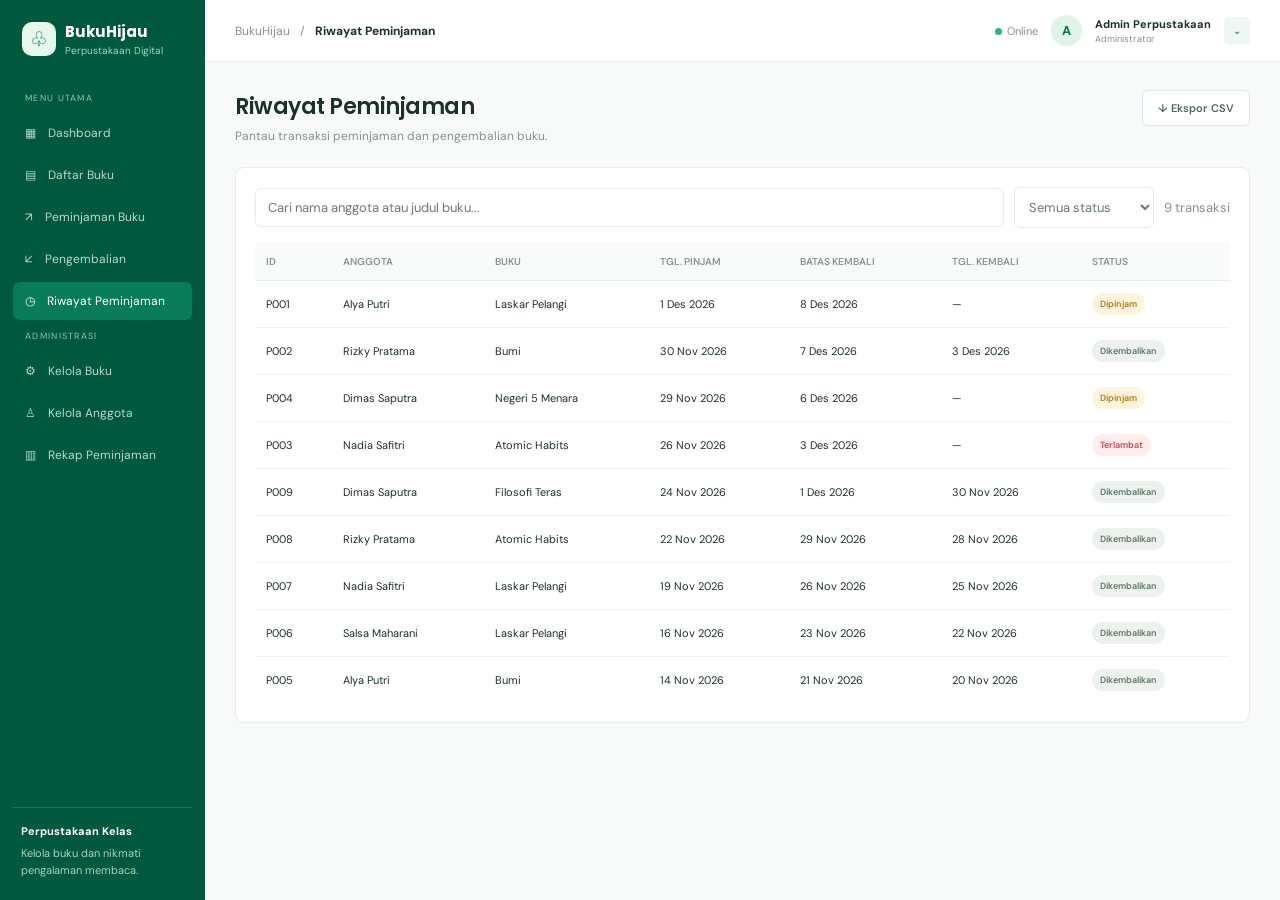
<file: riwayat.html>
<!DOCTYPE html>
<html lang="id">
  <head>
    <meta charset="UTF-8">
    <meta name="viewport" content="width=device-width, initial-scale=1.0">
    <title>Riwayat Peminjaman - BukuHijau</title>
    <link rel="stylesheet" href="style.css">
  </head>
  <body>
    <div class="app-shell">
      <aside class="sidebar" id="sidebar">
        <div class="brand">
          <div class="brand-mark">♧</div>
          <div>
            <div class="brand-name">BukuHijau</div>
            <small>Perpustakaan Digital</small>
          </div>
        </div>
        <div class="nav-label">Menu utama</div>
        <a href="dashboard.html" class="nav-link">▦ <span>Dashboard</span></a>
        <a href="daftar-buku.html" class="nav-link">▤ <span>Daftar Buku</span></a>
        <a href="peminjaman.html" class="nav-link">↗ <span>Peminjaman Buku</span></a>
        <a href="pengembalian.html" class="nav-link">↙ <span>Pengembalian</span></a>
        <a href="riwayat.html" class="nav-link active">◷ <span>Riwayat Peminjaman</span></a>
        <div class="nav-label">Administrasi</div>
        <a href="kelola-buku.html" class="nav-link">⚙ <span>Kelola Buku</span></a>
        <a href="kelola-anggota.html" class="nav-link">♙ <span>Kelola Anggota</span></a>
        <a href="rekap.html" class="nav-link">▥ <span>Rekap Peminjaman</span></a>
        <div class="sidebar-bottom">
          <strong>Perpustakaan Kelas</strong>
          Kelola buku dan nikmati pengalaman membaca.
        </div>
      </aside>

      <main class="main">
        <header class="topbar">
          <button class="menu-toggle" id="menuToggle" aria-label="Buka menu">☰</button>
          <div class="crumb">BukuHijau <span>/</span> <strong id="breadcrumb">Riwayat Peminjaman</strong></div>
          <div class="top-actions">
            <span class="online-label"><i></i>Online</span>
            <div class="avatar">A</div>
            <div class="user-meta">
              <strong>Admin Perpustakaan</strong>
              <small>Administrator</small>
            </div>
            <button class="icon-btn" id="profileBtn" aria-label="Menu profil">⌄</button>
            <div class="profile-pop hidden" id="profilePop">
              <a href="dashboard.html" class="pop-link">Dashboard</a>
              <button id="aboutBtn">Tentang BukuHijau</button>
              <button id="resetBtn">Reset data contoh</button>
            </div>
          </div>
        </header>

        <div class="content">
          <section class="page active" id="page-history" data-title="Riwayat Peminjaman">
            <div class="page-heading">
              <div>
                <h1>Riwayat Peminjaman</h1>
                <p>Pantau transaksi peminjaman dan pengembalian buku.</p>
              </div>
              <button class="btn btn-outline" id="exportBtn">↓ Ekspor CSV</button>
            </div>
            <section class="panel">
              <div class="table-toolbar">
                <input class="search-input" id="historySearch" placeholder="Cari nama anggota atau judul buku..." aria-label="Cari riwayat peminjaman">
                <select class="filter" id="historyStatus" aria-label="Filter status peminjaman">
                  <option value="">Semua status</option>
                  <option value="Dipinjam">Dipinjam</option>
                  <option value="Terlambat">Terlambat</option>
                  <option value="Dikembalikan">Dikembalikan</option>
                </select>
                <span class="muted" id="historyCount"></span>
              </div>
              <div class="table-wrap">
                <table>
                  <thead>
                    <tr><th>ID</th><th>ANGGOTA</th><th>BUKU</th><th>TGL. PINJAM</th><th>BATAS KEMBALI</th><th>TGL. KEMBALI</th><th>STATUS</th></tr>
                  </thead>
                  <tbody id="historyBody"></tbody>
                </table>
              </div>
            </section>
          </section>
        </div>
      </main>
    </div>

    <!-- Modal informasi / konfirmasi -->
    <div class="modal-backdrop hidden" id="modal">
      <div class="modal">
        <button class="modal-close" id="modalClose" aria-label="Tutup">×</button>
        <div class="modal-icon">♧</div>
        <h2 id="modalTitle">Informasi</h2>
        <p id="modalText"></p>
        <div class="modal-actions">
          <button class="btn btn-outline hidden" id="modalCancel">Batal</button>
          <button class="btn btn-primary" id="modalOk">Mengerti</button>
        </div>
      </div>
    </div>

    <!-- Modal formulir (tambah/ubah) -->
    <div class="modal-backdrop hidden" id="formModal">
      <div class="modal form-modal">
        <button class="modal-close" id="formClose" aria-label="Tutup">×</button>
        <h2 id="formTitle">Formulir</h2>
        <form id="modalForm" novalidate>
          <div class="form-grid" id="formFields"></div>
          <div class="form-error" id="formError" role="alert"></div>
          <div class="modal-actions">
            <button class="btn btn-outline" type="button" id="formCancel">Batal</button>
            <button class="btn btn-primary" type="submit" id="formSubmit">Simpan</button>
          </div>
        </form>
      </div>
    </div>

    <div class="toast hidden" id="toast"></div>
    <script src="script.js"></script>
  </body>
</html>
</file>
<file: style.css>
@import url('https://fonts.googleapis.com/css2?family=DM+Sans:wght@400;500;600;700&family=Poppins:wght@400;500;600;700&display=swap');

body {
  --green: #087653;
  --dark: #00583f;
  --mint: #e9f7ef;
  --ink: #1c302a;
  --muted: #84928c;
  --line: #e5eee8;

  margin: 0;
  background: #f7faf8;
  color: var(--ink);
  font: 13px 'DM Sans', sans-serif;
}

* {
  box-sizing: border-box;
}

button,
input,
select {
  font: inherit;
}

button {
  cursor: pointer;
  border: 0;
}

a {
  text-decoration: none;
  color: inherit;
}

/* Layout utama */
.app-shell {
  display: flex;
  min-height: 100vh;
}

.sidebar {
  width: 205px;
  background: var(--dark);
  color: #d8eee5;
  padding: 20px 13px;
  display: flex;
  flex-direction: column;
  flex-shrink: 0;
}

.brand {
  display: flex;
  align-items: center;
  gap: 9px;
  padding: 0 9px 27px;
  color: white;
}

.brand-mark {
  width: 34px;
  height: 34px;
  border-radius: 10px;
  background: #e7f8ed;
  color: var(--green);
  display: grid;
  place-items: center;
  font-size: 20px;
}

.brand-name {
  font: 700 15px Poppins, sans-serif;
}

.brand small {
  display: block;
  color: #a5d7c2;
  font-size: 10px;
  margin-top: 1px;
}

.nav-label {
  font-size: 9px;
  text-transform: uppercase;
  letter-spacing: 1.3px;
  color: #8ec4ad;
  padding: 8px 12px;
}

.nav-link {
  display: flex;
  align-items: center;
  gap: 12px;
  padding: 11px 12px;
  margin: 2px 0;
  border-radius: 7px;
  color: #b8d9cb;
  font-size: 12px;
  transition: background 0.2s, color 0.2s, transform 0.2s;
}

.nav-link:hover {
  background: #087b58;
  color: white;
  transform: translateX(2px);
}

.nav-link.active {
  background: #087b58;
  color: white;
}

.sidebar-bottom {
  margin-top: auto;
  border-top: 1px solid #1b7055;
  padding: 15px 8px 0;
  font-size: 11px;
  color: #a7d3c0;
  line-height: 1.6;
}

.sidebar-bottom strong {
  display: block;
  color: white;
  margin-bottom: 4px;
}

/* Header */
.main {
  flex: 1;
  min-width: 0;
}

.topbar {
  height: 62px;
  background: white;
  border-bottom: 1px solid var(--line);
  display: flex;
  align-items: center;
  justify-content: space-between;
  padding: 0 30px;
  position: sticky;
  top: 0;
  z-index: 5;
}

.crumb {
  color: var(--muted);
  font-size: 12px;
}

.crumb span {
  padding: 0 7px;
}

.crumb strong {
  color: var(--ink);
}

.top-actions {
  display: flex;
  align-items: center;
  gap: 13px;
  position: relative;
}

.online-label {
  font-size: 11px;
  color: var(--muted);
}

.online-label i {
  display: inline-block;
  width: 7px;
  height: 7px;
  background: #27b77a;
  border-radius: 50%;
  margin-right: 5px;
}

.avatar {
  width: 31px;
  height: 31px;
  border-radius: 50%;
  display: grid;
  place-items: center;
  background: #dff3e7;
  color: var(--green);
  font-weight: 700;
}

.user-meta {
  font-size: 11px;
}

.user-meta small {
  display: block;
  color: var(--muted);
  margin-top: 2px;
}

.icon-btn {
  padding: 7px 9px;
  border-radius: 5px;
  background: #eef7f1;
  color: var(--green);
  font-size: 10px;
}

.icon-btn.delete {
  background: #fff0f0;
  color: #cb5158;
}

.profile-pop {
  position: absolute;
  right: 0;
  top: 43px;
  background: white;
  border: 1px solid var(--line);
  box-shadow: 0 12px 30px #17442a18;
  border-radius: 8px;
  padding: 6px;
  min-width: 160px;
  z-index: 10;
}

.profile-pop button {
  display: block;
  background: white;
  width: 100%;
  text-align: left;
  padding: 10px;
  border-radius: 5px;
  color: var(--ink);
  font-size: 11px;
}

.profile-pop button:hover {
  background: var(--mint);
}

.menu-toggle {
  display: none;
  background: transparent;
  font-size: 18px;
  color: var(--green);
}

/* Konten halaman */
.content {
  padding: 28px 30px;
  max-width: 1500px;
  margin: auto;
}

.page {
  display: none;
  animation: pageIn 0.3s ease;
}

.page.active {
  display: block;
}

@keyframes pageIn {
  from {
    opacity: 0;
    transform: translateY(7px);
  }

  to {
    opacity: 1;
    transform: translateY(0);
  }
}

.page-heading {
  display: flex;
  align-items: flex-start;
  justify-content: space-between;
  gap: 16px;
  margin-bottom: 23px;
}

.page-heading h1 {
  font: 600 22px Poppins, sans-serif;
  margin: 0 0 5px;
  letter-spacing: -0.5px;
}

.page-heading p {
  margin: 0;
  color: var(--muted);
  font-size: 12px;
}

/* Tombol */
.btn {
  display: inline-flex;
  align-items: center;
  justify-content: center;
  gap: 7px;
  padding: 10px 15px;
  border-radius: 6px;
  font-weight: 600;
  font-size: 11px;
  transition: transform 0.18s, background 0.18s, box-shadow 0.18s;
}

.btn:active {
  transform: scale(0.97);
}

.btn-primary {
  background: var(--green);
  color: white;
}

.btn-primary:hover {
  background: var(--dark);
  box-shadow: 0 4px 12px #08765330;
}

.btn-light {
  background: #eef7f1;
  color: var(--green);
}

.btn-outline {
  border: 1px solid #dce9e1;
  background: white;
  color: #4e675c;
}

.text-btn {
  background: transparent;
  color: var(--green);
  font-size: 11px;
}

/* Statistik */
.stats {
  display: grid;
  grid-template-columns: repeat(4, minmax(0, 1fr));
  gap: 15px;
  margin-bottom: 22px;
}

.stat-card,
.panel {
  background: white;
  border: 1px solid var(--line);
  border-radius: 9px;
}

.stat-card {
  padding: 17px 18px;
  position: relative;
  transition: transform 0.2s, box-shadow 0.2s;
}

.stat-card:hover {
  transform: translateY(-3px);
  box-shadow: 0 8px 24px #164b3210;
}

.stat-label {
  color: var(--muted);
  font-size: 11px;
  margin-bottom: 13px;
}

.stat-value {
  font: 600 24px Poppins, sans-serif;
  line-height: 1.2;
}

.stat-note {
  font-size: 10px;
  color: #3c9b70;
  margin-top: 8px;
}

.stat-icon {
  position: absolute;
  right: 16px;
  top: 16px;
  width: 32px;
  height: 32px;
  border-radius: 8px;
  display: grid;
  place-items: center;
  background: var(--mint);
  color: var(--green);
  font-size: 15px;
}

/* Panel dan grid */
.grid-main {
  display: grid;
  grid-template-columns: minmax(0, 1.6fr) minmax(250px, 1fr);
  gap: 18px;
}

.panel {
  padding: 19px;
  margin-bottom: 18px;
}

.panel-head {
  display: flex;
  justify-content: space-between;
  align-items: center;
  gap: 10px;
  margin-bottom: 17px;
}

.panel-head h2 {
  font: 600 13px Poppins, sans-serif;
  margin: 0;
}

.muted {
  color: var(--muted);
}

/* Kartu buku */
.book-grid {
  display: grid;
  grid-template-columns: repeat(4, minmax(0, 1fr));
  gap: 13px;
}

.book-card {
  min-width: 0;
  transition: transform 0.2s;
}

.book-card:hover {
  transform: translateY(-4px);
}

.book-cover {
  height: 135px;
  border-radius: 4px 7px 7px 4px;
  background: #174b41;
  color: white;
  padding: 12px 10px;
  box-shadow: inset 5px 0 #0d3932, 2px 3px 6px #d9e4dd;
  display: flex;
  flex-direction: column;
  justify-content: space-between;
  position: relative;
  overflow: hidden;
}

.book-cover::after {
  content: '';
  position: absolute;
  width: 80px;
  height: 80px;
  border: 1px solid #ffffff25;
  border-radius: 50%;
  right: -25px;
  bottom: -20px;
}

.book-cover.blue {
  background: #244d73;
  box-shadow: inset 5px 0 #183b5b, 2px 3px 6px #d9e4dd;
}

.book-cover.sage {
  background: #4d806b;
  box-shadow: inset 5px 0 #37634f, 2px 3px 6px #d9e4dd;
}

.book-cover.cream {
  background: #b77c55;
  box-shadow: inset 5px 0 #8e5c3e, 2px 3px 6px #d9e4dd;
}

.cover-line {
  width: 22px;
  height: 2px;
  background: #c5e6d5;
  opacity: 0.8;
}

.cover-title {
  font: 600 10px Poppins, sans-serif;
  line-height: 1.5;
  z-index: 1;
}

.cover-author {
  font-size: 8px;
  opacity: 0.75;
  z-index: 1;
}

.book-info {
  padding-top: 9px;
}

.book-info strong {
  font-size: 11px;
  display: block;
  white-space: nowrap;
  overflow: hidden;
  text-overflow: ellipsis;
}

.book-info small,
.cell-sub {
  color: var(--muted);
  font-size: 10px;
  display: block;
  margin-top: 4px;
}

.stock {
  color: #278d60;
  font-size: 10px;
  margin-top: 6px;
}

/* Aktivitas */
.activity-list {
  display: flex;
  flex-direction: column;
  gap: 14px;
}

.activity {
  display: flex;
  gap: 10px;
  align-items: flex-start;
}

.activity-dot {
  width: 29px;
  height: 29px;
  border-radius: 8px;
  background: var(--mint);
  display: grid;
  place-items: center;
  color: var(--green);
  flex-shrink: 0;
}

.activity strong {
  font-size: 11px;
  display: block;
  font-weight: 600;
  margin: 1px 0 4px;
}

.activity small {
  font-size: 10px;
  color: var(--muted);
}

/* Pencarian dan filter */
.table-toolbar {
  display: flex;
  gap: 10px;
  align-items: center;
  margin-bottom: 15px;
  flex-wrap: wrap;
}

.search-input {
  flex: 1;
  min-width: 190px;
  padding: 10px 12px;
  border: 1px solid var(--line);
  border-radius: 6px;
  outline: none;
  background: white;
}

.search-input:focus,
.field input:focus,
.field select:focus {
  border-color: #83c8a5;
  box-shadow: 0 0 0 3px #e9f7ef;
}

.filter {
  padding: 10px;
  border: 1px solid var(--line);
  border-radius: 6px;
  background: white;
  color: #687a71;
  min-width: 140px;
}

/* Tabel */
.table-wrap {
  overflow-x: auto;
}

table {
  width: 100%;
  border-collapse: collapse;
  white-space: nowrap;
}

th {
  text-align: left;
  padding: 12px 11px;
  color: #87968e;
  font-size: 10px;
  font-weight: 600;
  background: #f8fbf9;
  border-bottom: 1px solid var(--line);
}

td {
  padding: 12px 11px;
  border-bottom: 1px solid #edf2ee;
  font-size: 11px;
}

tbody tr:last-child td {
  border-bottom: 0;
}

tbody tr {
  transition: background 0.15s;
}

tbody tr:hover {
  background: #f8fcf9;
}

/* Label status */
.badge {
  display: inline-block;
  border-radius: 20px;
  padding: 5px 8px;
  font-size: 9px;
  font-weight: 600;
  background: #e8f7ee;
  color: #25845b;
}

.badge.warning {
  background: #fff5df;
  color: #b47a17;
}

.badge.danger {
  background: #ffeded;
  color: #c44850;
}

.badge.neutral {
  background: #edf2ef;
  color: #62766b;
}

/* Formulir */
.form-layout {
  display: grid;
  grid-template-columns: minmax(0, 1.3fr) minmax(240px, 0.7fr);
  gap: 18px;
}

.form-grid {
  display: grid;
  grid-template-columns: 1fr 1fr;
  gap: 15px;
}

.field {
  display: flex;
  flex-direction: column;
  gap: 7px;
}

.field.full {
  grid-column: 1 / -1;
}

.field label {
  font-size: 11px;
  font-weight: 600;
}

.field input,
.field select {
  width: 100%;
  padding: 11px 12px;
  border: 1px solid var(--line);
  border-radius: 6px;
  background: white;
  outline: none;
  color: var(--ink);
}

.form-actions {
  display: flex;
  gap: 9px;
  margin-top: 20px;
}

/* Ilustrasi */
.illustration {
  background: linear-gradient(145deg, #f0fbf3, #e0f4e6);
  border-radius: 9px;
  min-height: 290px;
  display: flex;
  align-items: center;
  justify-content: center;
  flex-direction: column;
  text-align: center;
  padding: 25px;
  color: var(--green);
}

.plant {
  font-size: 58px;
  margin-bottom: 12px;
  animation: float 3s ease-in-out infinite;
}

@keyframes float {
  0%,
  100% {
    transform: translateY(0);
  }

  50% {
    transform: translateY(-7px);
  }
}

.illustration h3 {
  font: 600 15px Poppins, sans-serif;
  margin: 0 0 7px;
}

.illustration p {
  font-size: 11px;
  line-height: 1.7;
  color: #658b78;
  max-width: 210px;
}

.notice {
  padding: 12px 14px;
  border-radius: 7px;
  background: #eff9f2;
  color: #4c8067;
  font-size: 11px;
  line-height: 1.6;
  margin-top: 14px;
}

/* Grafik */
.chart {
  height: 190px;
  display: flex;
  align-items: flex-end;
  gap: 12px;
  padding: 15px 4px 0;
  border-bottom: 1px solid var(--line);
  background: repeating-linear-gradient(
    to bottom,
    transparent 0,
    transparent 44px,
    #edf3ef 45px
  );
}

.bar-col {
  flex: 1;
  display: flex;
  flex-direction: column;
  align-items: center;
  justify-content: flex-end;
  height: 100%;
  gap: 8px;
  color: var(--muted);
  font-size: 9px;
}

.bar {
  width: min(26px, 70%);
  border-radius: 4px 4px 0 0;
  background: linear-gradient(180deg, #45bd88, #087653);
  min-height: 10px;
  transform-origin: bottom;
  animation: grow 0.8s ease both;
}

@keyframes grow {
  from {
    transform: scaleY(0.05);
  }

  to {
    transform: scaleY(1);
  }
}

.legend {
  display: flex;
  gap: 12px;
  font-size: 10px;
  color: var(--muted);
  margin-top: 14px;
}

.legend i {
  width: 7px;
  height: 7px;
  background: var(--green);
  display: inline-block;
  border-radius: 2px;
  margin-right: 5px;
}

/* Modal */
.modal-backdrop {
  position: fixed;
  inset: 0;
  background: #102b2077;
  display: grid;
  place-items: center;
  padding: 20px;
  z-index: 20;
  opacity: 1;
  transition: opacity 0.2s;
}

.modal {
  position: relative;
  background: white;
  border-radius: 13px;
  width: min(370px, 100%);
  padding: 30px;
  text-align: center;
  box-shadow: 0 20px 60px #0002;
  animation: modalIn 0.22s ease;
}

.modal-icon {
  width: 58px;
  height: 58px;
  margin: 0 auto 14px;
  background: var(--mint);
  color: var(--green);
  border-radius: 50%;
  display: grid;
  place-items: center;
  font-size: 28px;
}

.modal h2 {
  font: 600 17px Poppins, sans-serif;
  margin: 0 0 8px;
}

.modal p {
  color: var(--muted);
  font-size: 12px;
  line-height: 1.6;
  margin-bottom: 20px;
}

.modal-close {
  position: absolute;
  right: 12px;
  top: 10px;
  background: transparent;
  font-size: 23px;
  color: var(--muted);
}

@keyframes modalIn {
  from {
    transform: translateY(10px) scale(0.98);
    opacity: 0;
  }

  to {
    transform: translateY(0) scale(1);
    opacity: 1;
  }
}

/* Notifikasi */
.hidden {
  display: none !important;
}

.toast {
  position: fixed;
  right: 22px;
  bottom: 22px;
  background: #075b42;
  color: white;
  padding: 12px 17px;
  border-radius: 7px;
  box-shadow: 0 8px 25px #063c2c2b;
  z-index: 30;
  font-size: 12px;
  animation: pageIn 0.2s;
}

/* Tablet */
@media (max-width: 1000px) {
  .sidebar {
    width: 175px;
  }

  .content {
    padding: 22px 18px;
  }

  .topbar {
    padding: 0 18px;
  }

  .book-grid {
    grid-template-columns: repeat(2, minmax(0, 1fr));
  }

  .book-cover {
    height: 120px;
  }

  .grid-main,
  .form-layout {
    grid-template-columns: 1fr;
  }

  .stats {
    gap: 10px;
  }

  .stat-card {
    padding: 14px;
  }

  .stat-value {
    font-size: 21px;
  }
}

/* HP */
@media (max-width: 680px) {
  .sidebar {
    position: fixed;
    top: 0;
    bottom: 0;
    left: 0;
    z-index: 15;
    width: 230px;
    transform: translateX(-102%);
    transition: transform 0.25s;
    box-shadow: none;
  }

  .sidebar.open {
    transform: translateX(0);
    box-shadow: 10px 0 30px #003e2922;
  }

  .menu-toggle {
    display: block;
  }

  .topbar {
    height: 57px;
    padding: 0 13px;
    gap: 10px;
  }

  .crumb {
    flex: 1;
    font-size: 11px;
  }

  .online-label,
  .user-meta {
    display: none;
  }

  .content {
    padding: 20px 13px;
  }

  .stats {
    grid-template-columns: repeat(2, minmax(0, 1fr));
  }

  .page-heading h1 {
    font-size: 19px;
  }

  .page-heading .btn {
    padding: 9px;
    font-size: 10px;
  }

  .book-grid {
    grid-template-columns: repeat(2, minmax(0, 1fr));
  }

  .form-grid {
    grid-template-columns: 1fr;
  }

  .field.full {
    grid-column: auto;
  }

  .panel {
    padding: 14px;
  }

  .search-input {
    min-width: 100%;
  }

  .chart {
    gap: 5px;
  }

  .bar {
    width: 65%;
  }
}

/* ===== Tambahan fitur fungsional ===== */
.btn-danger {
  background: #cb5158 !important;
}

.modal-actions {
  display: flex;
  gap: 9px;
  justify-content: center;
}

.modal.form-modal {
  width: min(480px, 100%);
  text-align: left;
  max-height: 92vh;
  overflow-y: auto;
}

.modal.form-modal h2 {
  margin-bottom: 18px;
}

.modal.form-modal .modal-actions {
  justify-content: flex-end;
  margin-top: 18px;
}

.field input[readonly] {
  background: #f3f7f4;
  color: var(--muted);
}

.field-hint {
  font-size: 10px;
  color: var(--muted);
}

.field-hint.good {
  color: #278d60;
}

.field-hint.bad {
  color: #c44850;
  font-weight: 600;
}

.form-error {
  margin-top: 14px;
  color: #c44850;
  font-size: 11px;
  font-weight: 600;
  line-height: 1.5;
}

.form-error:empty {
  display: none;
}

.empty-row td {
  text-align: center;
  color: var(--muted);
  padding: 26px 11px;
}

td .icon-btn + .icon-btn {
  margin-left: 4px;
}

/* Peringkat buku */
.rank-list {
  display: flex;
  flex-direction: column;
  gap: 15px;
}

.rank-item {
  display: flex;
  gap: 12px;
  align-items: center;
}

.rank-no {
  width: 26px;
  height: 26px;
  border-radius: 8px;
  background: var(--mint);
  color: var(--green);
  font-weight: 700;
  display: grid;
  place-items: center;
  flex-shrink: 0;
}

.rank-body {
  flex: 1;
  min-width: 0;
}

.rank-top {
  display: flex;
  justify-content: space-between;
  gap: 10px;
  font-size: 11px;
  margin-bottom: 6px;
}

.rank-top span {
  color: var(--muted);
  white-space: nowrap;
}

.rank-bar {
  height: 7px;
  background: #edf3ef;
  border-radius: 4px;
  overflow: hidden;
}

.rank-bar i {
  display: block;
  height: 100%;
  background: linear-gradient(90deg, #45bd88, #087653);
  border-radius: 4px;
  animation: grow-x 0.7s ease both;
  transform-origin: left;
}

@keyframes grow-x {
  from { transform: scaleX(0.05); }
  to { transform: scaleX(1); }
}

a.text-btn {
  color: var(--green);
  font-size: 11px;
}

.profile-pop .pop-link {
  display: block;
  padding: 10px;
  border-radius: 5px;
  color: var(--ink);
  font-size: 11px;
}

.profile-pop .pop-link:hover {
  background: var(--mint);
}
</file>
<file: cc_login.css>
:root {
  --green-900: #0b5d3a;
  --green-700: #0a7d4f;
  --green-600: #0e8a58;
  --green-100: #e3f4ea;
  --ink: #1d2b24;
  --muted: #6b7c74;
  --line: #dbe8e0;
  --field-bg: #eef6f1;
  --error: #c62828;
}

* { box-sizing: border-box; }

html, body { margin: 0; min-height: 100%; }

body {
  min-height: 100vh;
  position: relative;
  overflow-x: hidden;
  color: var(--ink);
  font-family: "Plus Jakarta Sans", system-ui, sans-serif;
  background: linear-gradient(135deg, #f4fbf6 0%, #e4f5ea 55%, #d6efde 100%);
}

/* daun dekoratif kanan atas & kiri bawah */
body::before,
body::after {
  content: "";
  position: absolute;
  background: linear-gradient(135deg, #bfe3c9, #8cc9a0);
  border-radius: 0 100% 0 100%;
  opacity: .55;
  z-index: 0;
}
body::before { top: 28px; right: 70px; width: 70px; height: 70px; transform: rotate(-10deg); }
body::after  { bottom: 40px; left: 36%; width: 90px; height: 90px; transform: rotate(20deg); opacity: .25; }

/* ===== LAYOUT 2 KOLOM ===== */
.page {
  position: relative;
  z-index: 1;
  min-height: 100vh;
  display: grid;
  grid-template-columns: 1fr 1fr;
  align-items: center;
  gap: 40px;
  padding: 32px 6vw;
}

/* ===== KIRI: BRANDING ===== */
.brand {
  display: flex;
  flex-direction: column;
  align-items: center;
  text-align: center;
}
.logo {
  width: 230px;
  max-width: 100%;
  height: auto;
}
.tagline {
  margin: 8px 0 14px;
  font-size: 1.15rem;
  font-weight: 500;
  color: var(--green-700);
  letter-spacing: .02em;
}
.desc {
  margin: 0;
  font-size: .9rem;
  line-height: 1.6;
  color: var(--muted);
}
.gambar {
  width: 300px;
  max-width: 80%;
  height: auto;
  margin-top: 28px;
}

/* ===== KANAN: KARTU FORM ===== */
.card {
  justify-self: center;
  width: 100%;
  max-width: 420px;
  background: #fff;
  border-radius: 14px;
  padding: 36px 32px 28px;
  box-shadow: 0 12px 40px rgba(14, 90, 58, .12);
}
.card h1 {
  margin: 0 0 6px;
  font-size: 1.45rem;
  font-weight: 800;
  color: var(--green-900);
}
.sub {
  margin: 0 0 22px;
  font-size: .85rem;
  color: var(--muted);
}

.field { margin-bottom: 16px; }

label {
  display: block;
  margin-bottom: 6px;
  font-size: .9rem;
  font-weight: 700;
  color: var(--ink);
}

.input-wrap { position: relative; }

input[type="text"],
input[type="email"],
input[type="password"] {
  width: 100%;
  padding: 12px 42px 12px 14px;
  border: 1.5px solid transparent;
  border-radius: 8px;
  background: var(--field-bg);
  color: var(--ink);
  font: inherit;
  font-size: .9rem;
  transition: border-color .15s, background .15s;
}
input::placeholder { color: #9bb0a5; }
input:focus {
  outline: none;
  border-color: var(--green-600);
  background: #fff;
}

.icon {
  position: absolute;
  right: 14px;
  top: 50%;
  width: 18px;
  height: 18px;
  transform: translateY(-50%);
  fill: none;
  stroke: var(--green-600);
  stroke-width: 1.8;
  stroke-linecap: round;
  stroke-linejoin: round;
  pointer-events: none;
}

.error {
  margin: 4px 0 0;
  min-height: 0;
  font-size: .78rem;
  color: var(--error);
}
.error:empty { display: none; }

.button {
  width: 100%;
  margin-top: 8px;
  padding: 13px;
  border: 0;
  border-radius: 8px;
  background: var(--green-700);
  color: #fff;
  font: inherit;
  font-size: .95rem;
  font-weight: 700;
  cursor: pointer;
  transition: background .15s;
}
.button:hover { background: var(--green-900); }
.button:focus-visible { outline: 3px solid #9bd8b4; outline-offset: 2px; }

.success {
  display: none;               /* tampilkan lewat JS: success.style.display = "block" */
  margin-top: 12px;
  padding: 10px 12px;
  border-radius: 8px;
  background: var(--green-100);
  color: var(--green-900);
  font-size: .85rem;
}

.login {
  margin: 18px 0 0;
  text-align: center;
  font-size: .8rem;
  color: var(--muted);
}
.login a {
  color: var(--green-700);
  font-weight: 700;
  text-decoration: none;
}
.login a:hover { text-decoration: underline; }

/* ===== RESPONSIVE ===== */
@media (max-width: 860px) {
  .page {
    grid-template-columns: 1fr;
    gap: 24px;
    padding: 24px 16px;
  }
  .logo { width: 170px; }
  .gambar { display: none; }
  body::before, body::after { display: none; }
}
</file>
